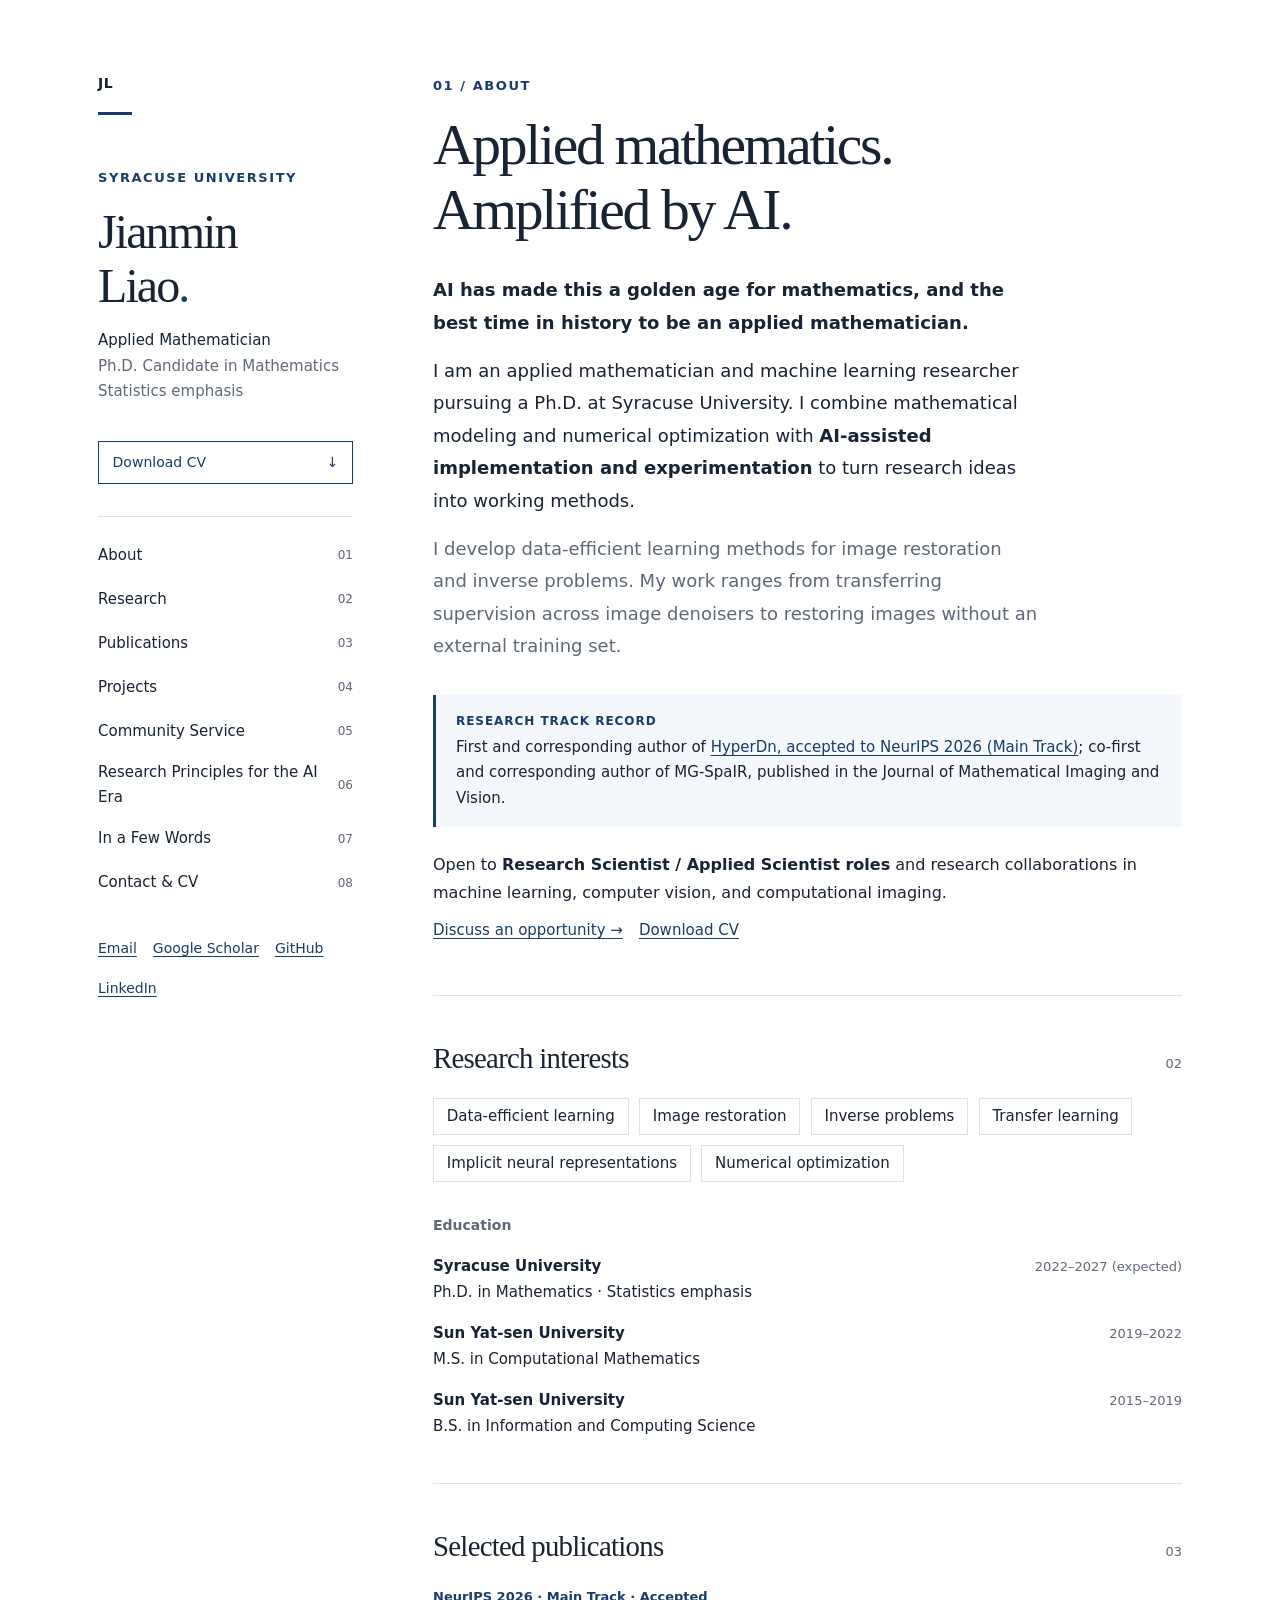
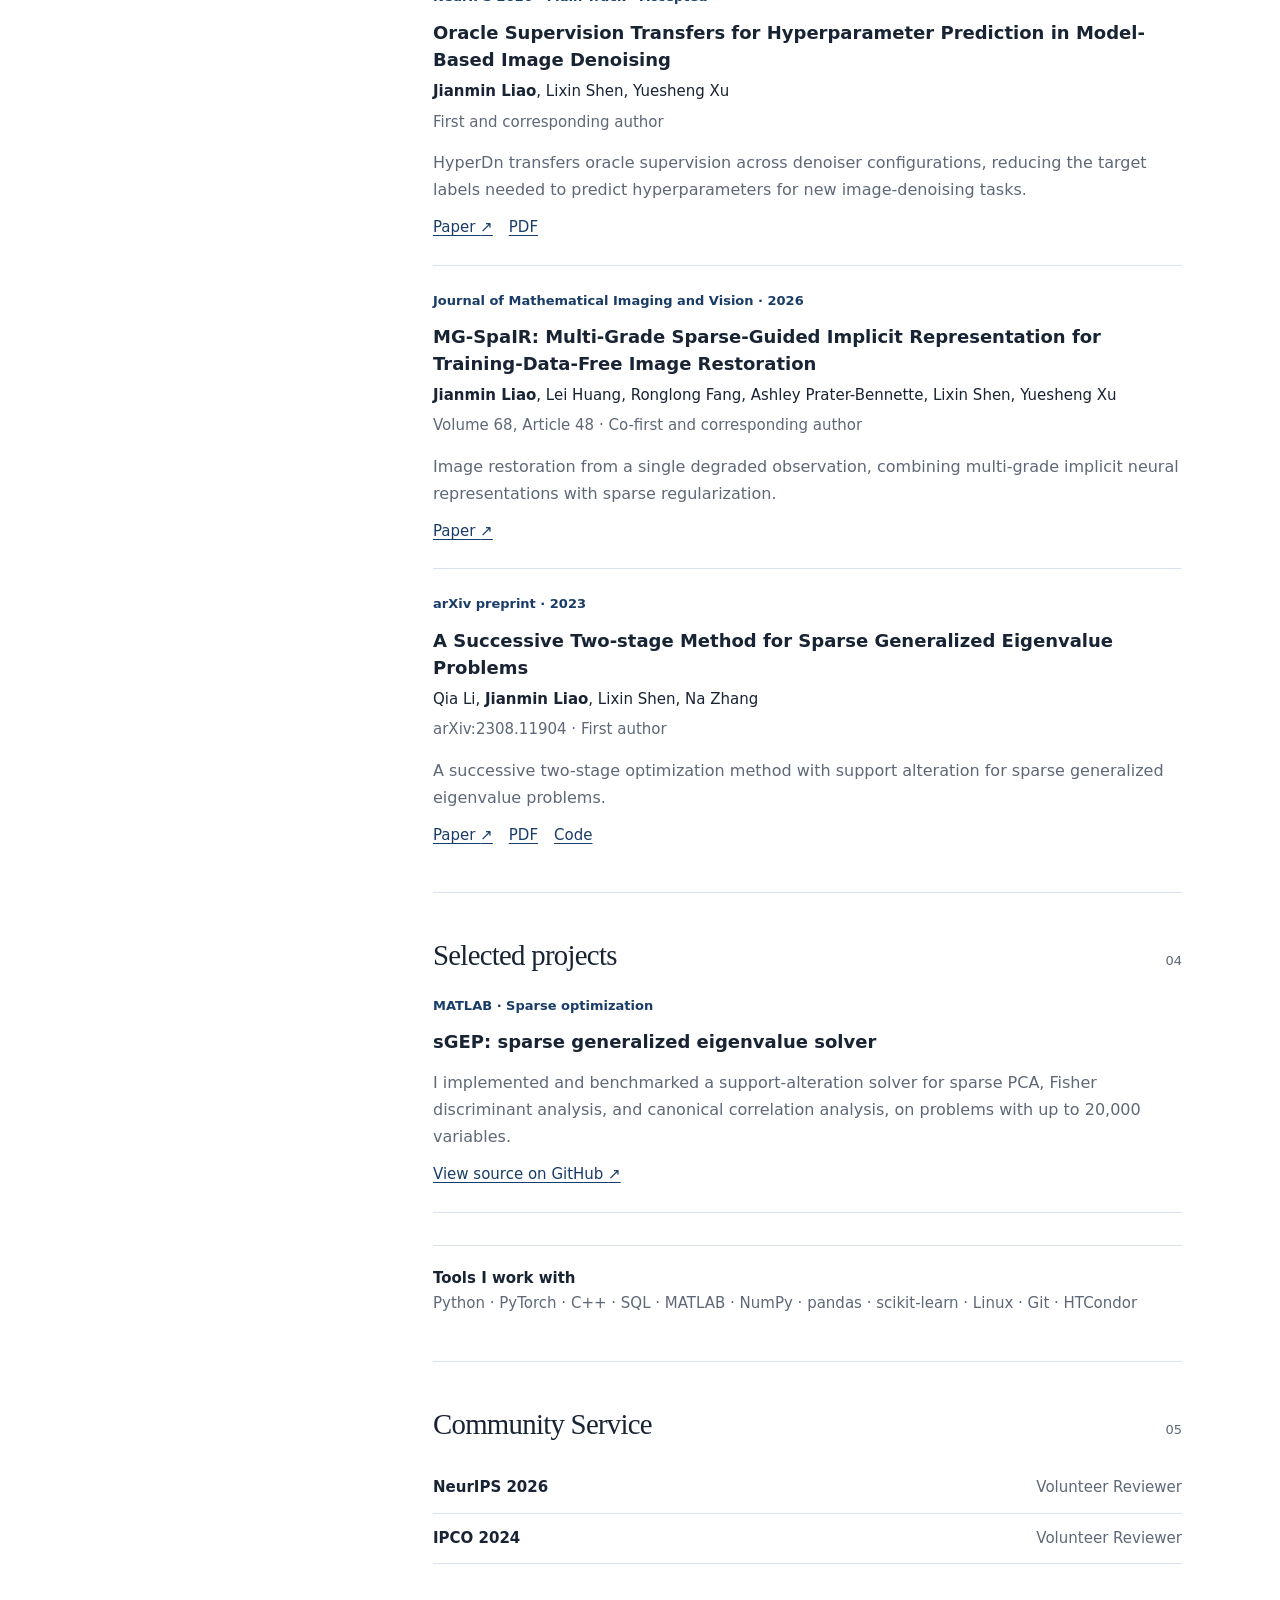
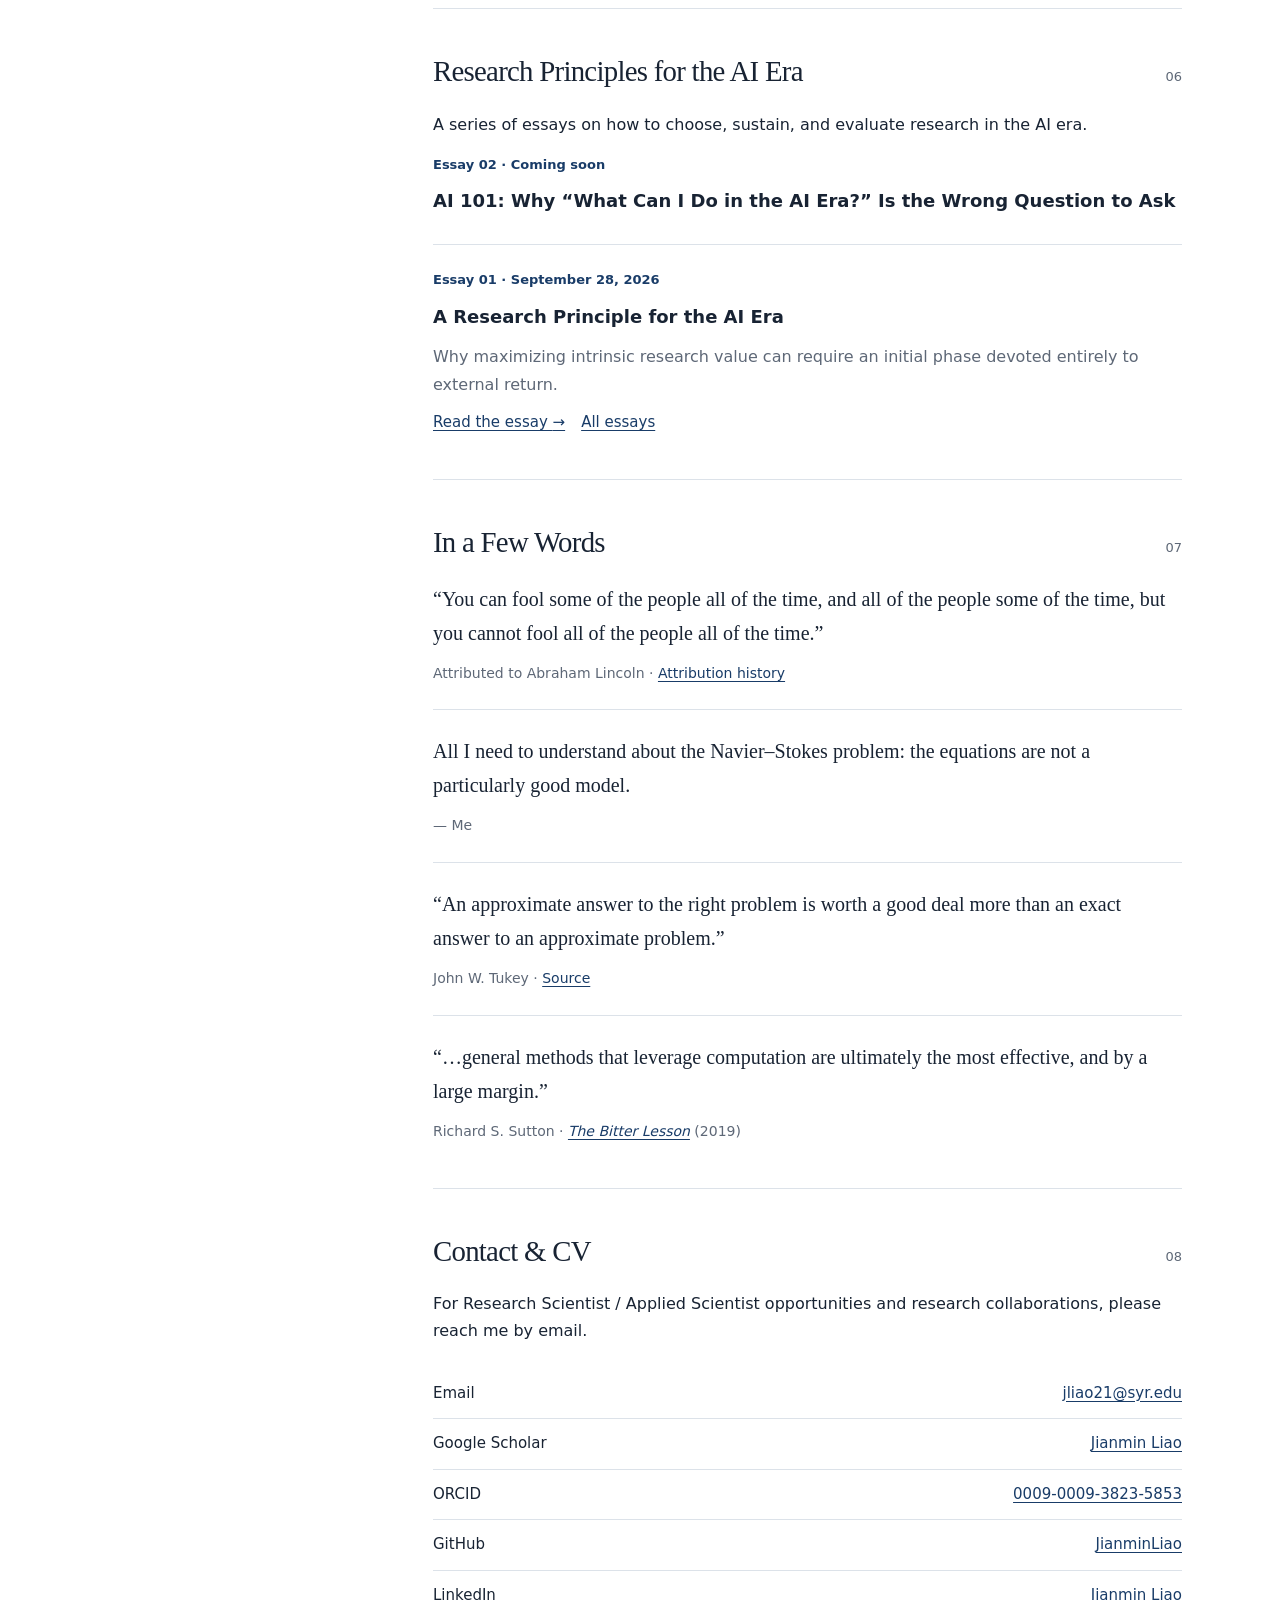
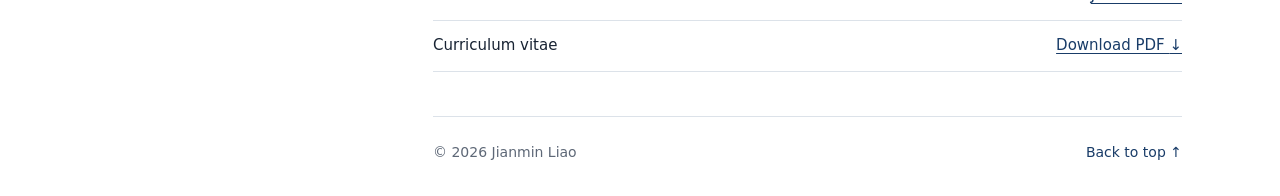
<file: index.html>
<!doctype html>
<html lang="en">
<head>
  <meta charset="utf-8">
  <meta http-equiv="Content-Security-Policy" content="default-src 'none'; script-src https://cloud.umami.is/script.js; connect-src https://gateway.umami.is; style-src 'self'; img-src 'self'; base-uri 'none'; form-action 'none'; object-src 'none'">
  <meta name="referrer" content="no-referrer">
  <meta name="viewport" content="width=device-width, initial-scale=1">
  <meta name="description" content="Jianmin Liao is an applied mathematician and machine learning researcher at Syracuse University, open to Research Scientist and Applied Scientist roles and research collaborations.">
  <link rel="canonical" href="https://jianminliao.github.io/">
  <meta property="og:title" content="Jianmin Liao | Applied Mathematics & Machine Learning">
  <meta property="og:description" content="Applied mathematician and machine learning researcher. First-author NeurIPS 2026 paper. Open to research roles and collaborations.">
  <meta property="og:type" content="website">
  <meta property="og:url" content="https://jianminliao.github.io/">
  <meta name="theme-color" content="#193c68">
  <title>Jianmin Liao | Applied Mathematics &amp; Machine Learning</title>
  <link rel="icon" href="assets/favicon.svg" type="image/svg+xml">
  <link rel="stylesheet" href="styles.css">
  <script defer src="https://cloud.umami.is/script.js" data-website-id="e62a3628-340b-4b03-b7d4-fc00e551b56d"></script>
</head>
<body>
  <a class="skip-link" href="#main">Skip to content</a>
  <div class="site-shell">
    <header class="profile">
      <a class="wordmark" href="#about" aria-label="Jianmin Liao, back to introduction">JL<span class="wordmark-rule" aria-hidden="true"></span></a>
      <p class="eyebrow">Syracuse University</p>
      <h1>Jianmin <br>Liao<span class="name-period" aria-hidden="true">.</span></h1>
      <p class="affiliation">Applied Mathematician<br><span class="muted">Ph.D. Candidate in Mathematics<br>Statistics emphasis</span></p>
      <a class="cv-link" href="assets/Jianmin-Liao-CV.pdf" download>Download CV <span aria-hidden="true">↓</span></a>
      <nav aria-label="Main navigation">
        <a href="#about">About<span aria-hidden="true">01</span></a>
        <a href="#research">Research<span aria-hidden="true">02</span></a>
        <a href="#publications">Publications<span aria-hidden="true">03</span></a>
        <a href="#projects">Projects<span aria-hidden="true">04</span></a>
        <a href="#service">Community Service<span aria-hidden="true">05</span></a>
        <a href="#thoughts">Research Principles for the AI Era<span aria-hidden="true">06</span></a>
        <a href="#quotes">In a Few Words<span aria-hidden="true">07</span></a>
        <a href="#contact">Contact &amp; CV<span aria-hidden="true">08</span></a>
      </nav>
      <div class="profile-links"><a href="mailto:jliao21@syr.edu">Email</a><a href="https://scholar.google.com/citations?user=6-htFRUAAAAJ&amp;hl=en">Google Scholar</a><a href="https://github.com/JianminLiao">GitHub</a><a href="https://linkedin.com/in/jianmin-liao">LinkedIn</a></div>
    </header>

    <main id="main" tabindex="-1">
      <section id="about" class="intro" aria-labelledby="about-heading">
        <p class="eyebrow">01 / About</p>
        <h2 id="about-heading">Applied mathematics.<br>Amplified by AI.</h2>
        <div class="intro-copy">
          <p><strong>AI has made this a golden age for mathematics, and the best time in history to be an applied mathematician.</strong></p>
          <p>I am an applied mathematician and machine learning researcher pursuing a Ph.D. at Syracuse University. I combine mathematical modeling and numerical optimization with <strong>AI-assisted implementation and experimentation</strong> to turn research ideas into working methods.</p>
          <p class="muted">I develop data-efficient learning methods for image restoration and inverse problems. My work ranges from transferring supervision across image denoisers to restoring images without an external training set.</p>
        </div>
        <p class="research-note"><span class="note-label">Research track record</span>First and corresponding author of <a href="#hyperdn">HyperDn, accepted to NeurIPS 2026 (Main Track)</a>; co-first and corresponding author of MG-SpaIR, published in the Journal of Mathematical Imaging and Vision.</p>
        <p class="opportunities">Open to <strong>Research Scientist / Applied Scientist roles</strong> and research collaborations in machine learning, computer vision, and computational imaging.</p>
        <div class="work-links"><a href="mailto:jliao21@syr.edu">Discuss an opportunity <span aria-hidden="true">→</span></a><a href="assets/Jianmin-Liao-CV.pdf" download>Download CV</a></div>
      </section>

      <section id="research" aria-labelledby="research-heading">
        <div class="section-heading"><h2 id="research-heading">Research interests</h2><span class="section-number" aria-hidden="true">02</span></div>
        <ul class="interests"><li>Data-efficient learning</li><li>Image restoration</li><li>Inverse problems</li><li>Transfer learning</li><li>Implicit neural representations</li><li>Numerical optimization</li></ul>
        <div class="education">
          <h3>Education</h3>
          <div><p><strong>Syracuse University</strong><br>Ph.D. in Mathematics · Statistics emphasis</p><p class="venue">2022–2027 (expected)</p></div>
          <div><p><strong>Sun Yat-sen University</strong><br>M.S. in Computational Mathematics</p><p class="venue">2019–2022</p></div>
          <div><p><strong>Sun Yat-sen University</strong><br>B.S. in Information and Computing Science</p><p class="venue">2015–2019</p></div>
        </div>
      </section>

      <section id="publications" aria-labelledby="publications-heading">
        <div class="section-heading"><h2 id="publications-heading">Selected publications</h2><span class="section-number" aria-hidden="true">03</span></div>
        <article class="publication featured" id="hyperdn">
          <p class="publication-tag">NeurIPS 2026 · Main Track · Accepted</p>
          <h3><a href="https://arxiv.org/abs/2605.20479">Oracle Supervision Transfers for Hyperparameter Prediction in Model-Based Image Denoising</a></h3>
          <p class="authors"><strong>Jianmin Liao</strong>, Lixin Shen, Yuesheng Xu</p>
          <p class="venue">First and corresponding author</p>
          <p class="work-description">HyperDn transfers oracle supervision across denoiser configurations, reducing the target labels needed to predict hyperparameters for new image-denoising tasks.</p>
          <div class="work-links"><a href="https://arxiv.org/abs/2605.20479">Paper <span aria-hidden="true">↗</span></a><a href="https://arxiv.org/pdf/2605.20479">PDF</a></div>
        </article>
        <article class="publication">
          <p class="publication-tag">Journal of Mathematical Imaging and Vision · 2026</p>
          <h3><a href="https://doi.org/10.1007/s10851-026-01329-2">MG-SpaIR: Multi-Grade Sparse-Guided Implicit Representation for Training-Data-Free Image Restoration</a></h3>
          <p class="authors"><strong>Jianmin Liao</strong>, Lei Huang, Ronglong Fang, Ashley Prater-Bennette, Lixin Shen, Yuesheng Xu</p>
          <p class="venue">Volume 68, Article 48 · Co-first and corresponding author</p>
          <p class="work-description">Image restoration from a single degraded observation, combining multi-grade implicit neural representations with sparse regularization.</p>
          <div class="work-links"><a href="https://doi.org/10.1007/s10851-026-01329-2">Paper <span aria-hidden="true">↗</span></a></div>
        </article>
        <article class="publication">
          <p class="publication-tag">arXiv preprint · 2023</p>
          <h3><a href="https://arxiv.org/abs/2308.11904">A Successive Two-stage Method for Sparse Generalized Eigenvalue Problems</a></h3>
          <p class="authors">Qia Li, <strong>Jianmin Liao</strong>, Lixin Shen, Na Zhang</p>
          <p class="venue">arXiv:2308.11904 · First author</p>
          <p class="work-description">A successive two-stage optimization method with support alteration for sparse generalized eigenvalue problems.</p>
          <div class="work-links"><a href="https://arxiv.org/abs/2308.11904">Paper <span aria-hidden="true">↗</span></a><a href="https://arxiv.org/pdf/2308.11904">PDF</a><a href="https://github.com/JianminLiao/sGEP">Code</a></div>
        </article>
      </section>

      <section id="projects" aria-labelledby="projects-heading">
        <div class="section-heading"><h2 id="projects-heading">Selected projects</h2><span class="section-number" aria-hidden="true">04</span></div>
        <article class="project">
          <p class="publication-tag">MATLAB · Sparse optimization</p>
          <h3>sGEP: sparse generalized eigenvalue solver</h3>
          <p class="work-description">I implemented and benchmarked a support-alteration solver for sparse PCA, Fisher discriminant analysis, and canonical correlation analysis, on problems with up to 20,000 variables.</p>
          <div class="work-links"><a href="https://github.com/JianminLiao/sGEP">View source on GitHub <span aria-hidden="true">↗</span></a></div>
        </article>
        <p class="toolkit"><strong>Tools I work with</strong><br>Python · PyTorch · C++ · SQL · MATLAB · NumPy · pandas · scikit-learn · Linux · Git · HTCondor</p>
      </section>

      <section id="service" aria-labelledby="service-heading">
        <div class="section-heading"><h2 id="service-heading">Community Service</h2><span class="section-number" aria-hidden="true">05</span></div>
        <ul class="service-list" aria-label="Academic reviewing">
          <li><strong>NeurIPS 2026</strong><span>Volunteer Reviewer</span></li>
          <li><strong>IPCO 2024</strong><span>Volunteer Reviewer</span></li>
        </ul>
      </section>

      <section id="thoughts" aria-labelledby="thoughts-heading">
        <div class="section-heading"><h2 id="thoughts-heading">Research Principles for the AI Era</h2><span class="section-number" aria-hidden="true">06</span></div>
        <p>A series of essays on how to choose, sustain, and evaluate research in the AI era.</p>
        <article class="publication">
          <p class="publication-tag">Essay 02 · Coming soon</p>
          <h3>AI 101: Why “What Can I Do in the AI Era?” Is the Wrong Question to Ask</h3>
        </article>
        <article class="publication">
          <p class="publication-tag">Essay 01 · September 28, 2026</p>
          <h3><a href="thoughts/research-principle-ai-era.html">A Research Principle for the AI Era</a></h3>
          <p class="work-description">Why maximizing intrinsic research value can require an initial phase devoted entirely to external return.</p>
          <div class="work-links"><a href="thoughts/research-principle-ai-era.html">Read the essay <span aria-hidden="true">→</span></a><a href="thoughts/">All essays</a></div>
        </article>
      </section>

      <section id="quotes" aria-labelledby="quotes-heading">
        <div class="section-heading"><h2 id="quotes-heading">In a Few Words</h2><span class="section-number" aria-hidden="true">07</span></div>
        <figure class="quote">
          <blockquote cite="https://abrahamlincolnassociation.org/wp-content/uploads/2021/05/5-4.pdf">
            <p>“You can fool some of the people all of the time, and all of the people some of the time, but you cannot fool all of the people all of the time.”</p>
          </blockquote>
          <figcaption>Attributed to Abraham Lincoln · <a href="https://abrahamlincolnassociation.org/wp-content/uploads/2021/05/5-4.pdf">Attribution history</a></figcaption>
        </figure>
        <figure class="quote">
          <blockquote>
            <p>All I need to understand about the Navier–Stokes problem: the equations are not a particularly good model.</p>
          </blockquote>
          <figcaption>— Me</figcaption>
        </figure>
        <figure class="quote">
          <blockquote cite="https://www.johndcook.com/blog/2008/07/10/approximate-problems-and-approximate-solutions/">
            <p>“An approximate answer to the right problem is worth a good deal more than an exact answer to an approximate problem.”</p>
          </blockquote>
          <figcaption>John W. Tukey · <a href="https://www.johndcook.com/blog/2008/07/10/approximate-problems-and-approximate-solutions/">Source</a></figcaption>
        </figure>
        <figure class="quote">
          <blockquote cite="https://www.incompleteideas.net/IncIdeas/BitterLesson.html">
            <p>“…general methods that leverage computation are ultimately the most effective, and by a large margin.”</p>
          </blockquote>
          <figcaption>Richard S. Sutton · <cite><a href="https://www.cs.utexas.edu/~eunsol/courses/data/bitter_lesson.pdf">The Bitter Lesson</a></cite> (2019)</figcaption>
        </figure>
      </section>

      <section id="contact" aria-labelledby="contact-heading">
        <div class="section-heading"><h2 id="contact-heading">Contact &amp; CV</h2><span class="section-number" aria-hidden="true">08</span></div>
        <p class="section-intro">For Research Scientist / Applied Scientist opportunities and research collaborations, please reach me by email.</p>
        <ul class="contact-list" aria-label="Contact information">
          <li><span>Email</span><a href="mailto:jliao21@syr.edu">jliao21@syr.edu</a></li>
          <li><span>Google Scholar</span><a href="https://scholar.google.com/citations?user=6-htFRUAAAAJ&amp;hl=en">Jianmin Liao</a></li>
          <li><span>ORCID</span><a href="https://orcid.org/0009-0009-3823-5853">0009-0009-3823-5853</a></li>
          <li><span>GitHub</span><a href="https://github.com/JianminLiao">JianminLiao</a></li>
          <li><span>LinkedIn</span><a href="https://linkedin.com/in/jianmin-liao">Jianmin Liao</a></li>
          <li><span>Curriculum vitae</span><a href="assets/Jianmin-Liao-CV.pdf" download>Download PDF <span aria-hidden="true">↓</span></a></li>
        </ul>
      </section>
      <footer><span>© 2026 Jianmin Liao</span><a href="#about">Back to top <span aria-hidden="true">↑</span></a></footer>
    </main>
  </div>
</body>
</html>
</file>
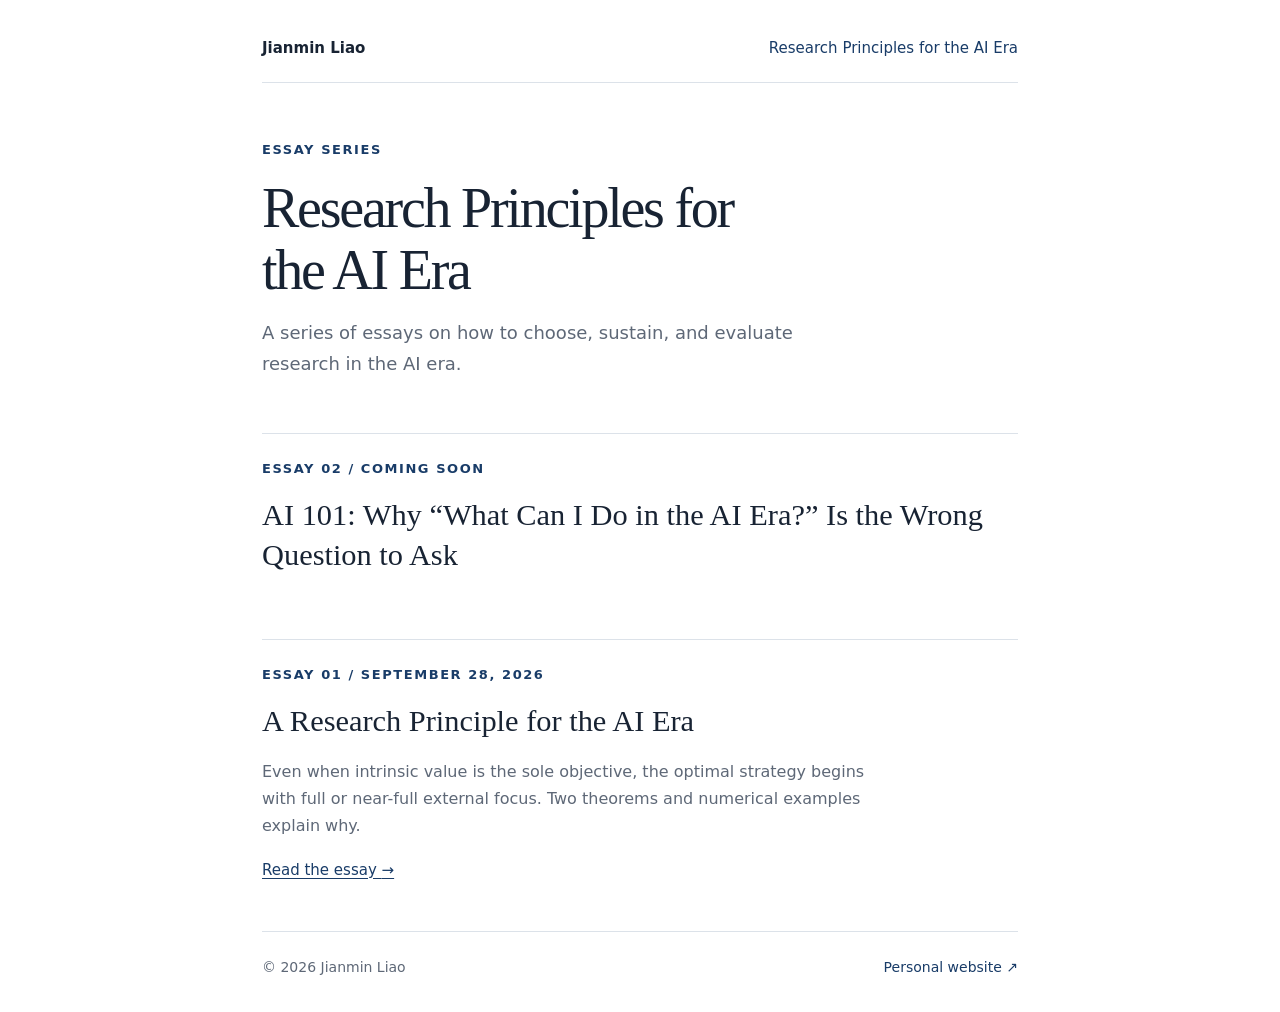
<file: thoughts/index.html>
<!doctype html>
<html lang="en">
<head>
  <meta charset="utf-8">
  <meta http-equiv="Content-Security-Policy" content="default-src 'none'; script-src 'none'; style-src 'self'; img-src 'self'; base-uri 'none'; form-action 'none'; object-src 'none'">
  <meta name="referrer" content="no-referrer">
  <meta name="viewport" content="width=device-width, initial-scale=1">
  <meta name="description" content="A series of essays on how to choose, sustain, and evaluate research in the AI era.">
  <link rel="canonical" href="https://jianminliao.github.io/thoughts/">
  <meta property="og:title" content="Research Principles for the AI Era | Jianmin Liao">
  <meta property="og:description" content="A series of essays on how to choose, sustain, and evaluate research in the AI era.">
  <meta property="og:type" content="website">
  <meta property="og:url" content="https://jianminliao.github.io/thoughts/">
  <meta name="theme-color" content="#193c68">
  <title>Research Principles for the AI Era | Jianmin Liao</title>
  <link rel="icon" href="/assets/favicon.svg" type="image/svg+xml">
  <link rel="stylesheet" href="/styles.css">
  <link rel="stylesheet" href="/thoughts/thoughts.css?v=429e8741ff">
</head>
<body>
  <a class="skip-link" href="#main">Skip to content</a>
  <div class="essay-shell">
    <header class="essay-masthead"><a href="/">Jianmin Liao</a><a href="/thoughts/">Research Principles for the AI Era</a></header>
    <main id="main" tabindex="-1"><header class="essay-header">
  <p class="eyebrow">Essay series</p>
  <h1>Research Principles for the AI Era</h1>
  <p class="essay-deck">A series of essays on how to choose, sustain, and evaluate research in the AI era.</p>
</header>
<article class="thought-entry">
  <p class="eyebrow">Essay 02 / Coming soon</p>
  <h2>AI 101: Why “What Can I Do in the AI Era?” Is the Wrong Question to Ask</h2>
</article>
<article class="thought-entry">
  <p class="eyebrow">Essay 01 / <time datetime="2026-09-28">September 28, 2026</time></p>
  <h2><a href="research-principle-ai-era.html">A Research Principle for the AI Era</a></h2>
  <p>Even when intrinsic value is the sole objective, the optimal strategy begins with full or near-full external focus. Two theorems and numerical examples explain why.</p>
  <a class="read-link" href="research-principle-ai-era.html">Read the essay <span aria-hidden="true">→</span></a>
</article></main>
    <footer><span>© 2026 Jianmin Liao</span><a href="/">Personal website <span aria-hidden="true">↗</span></a></footer>
  </div>
</body>
</html>
</file>
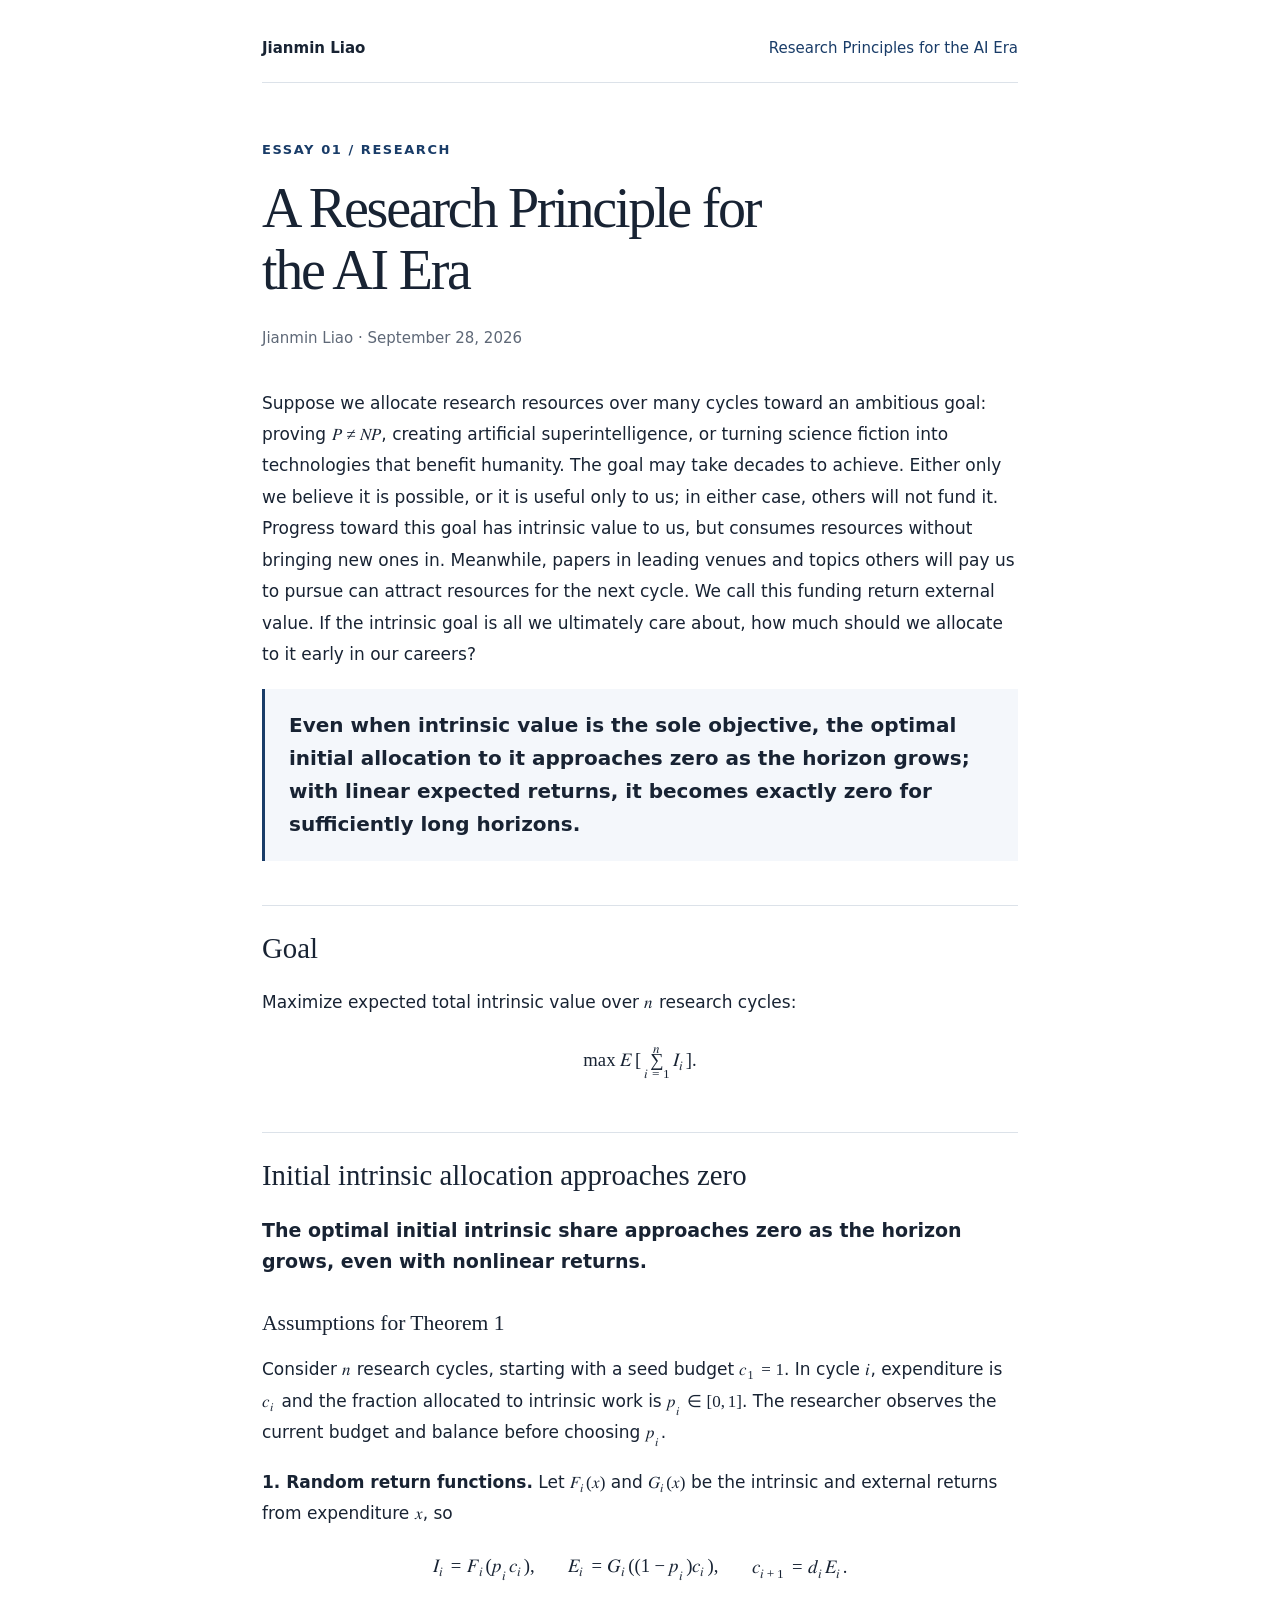
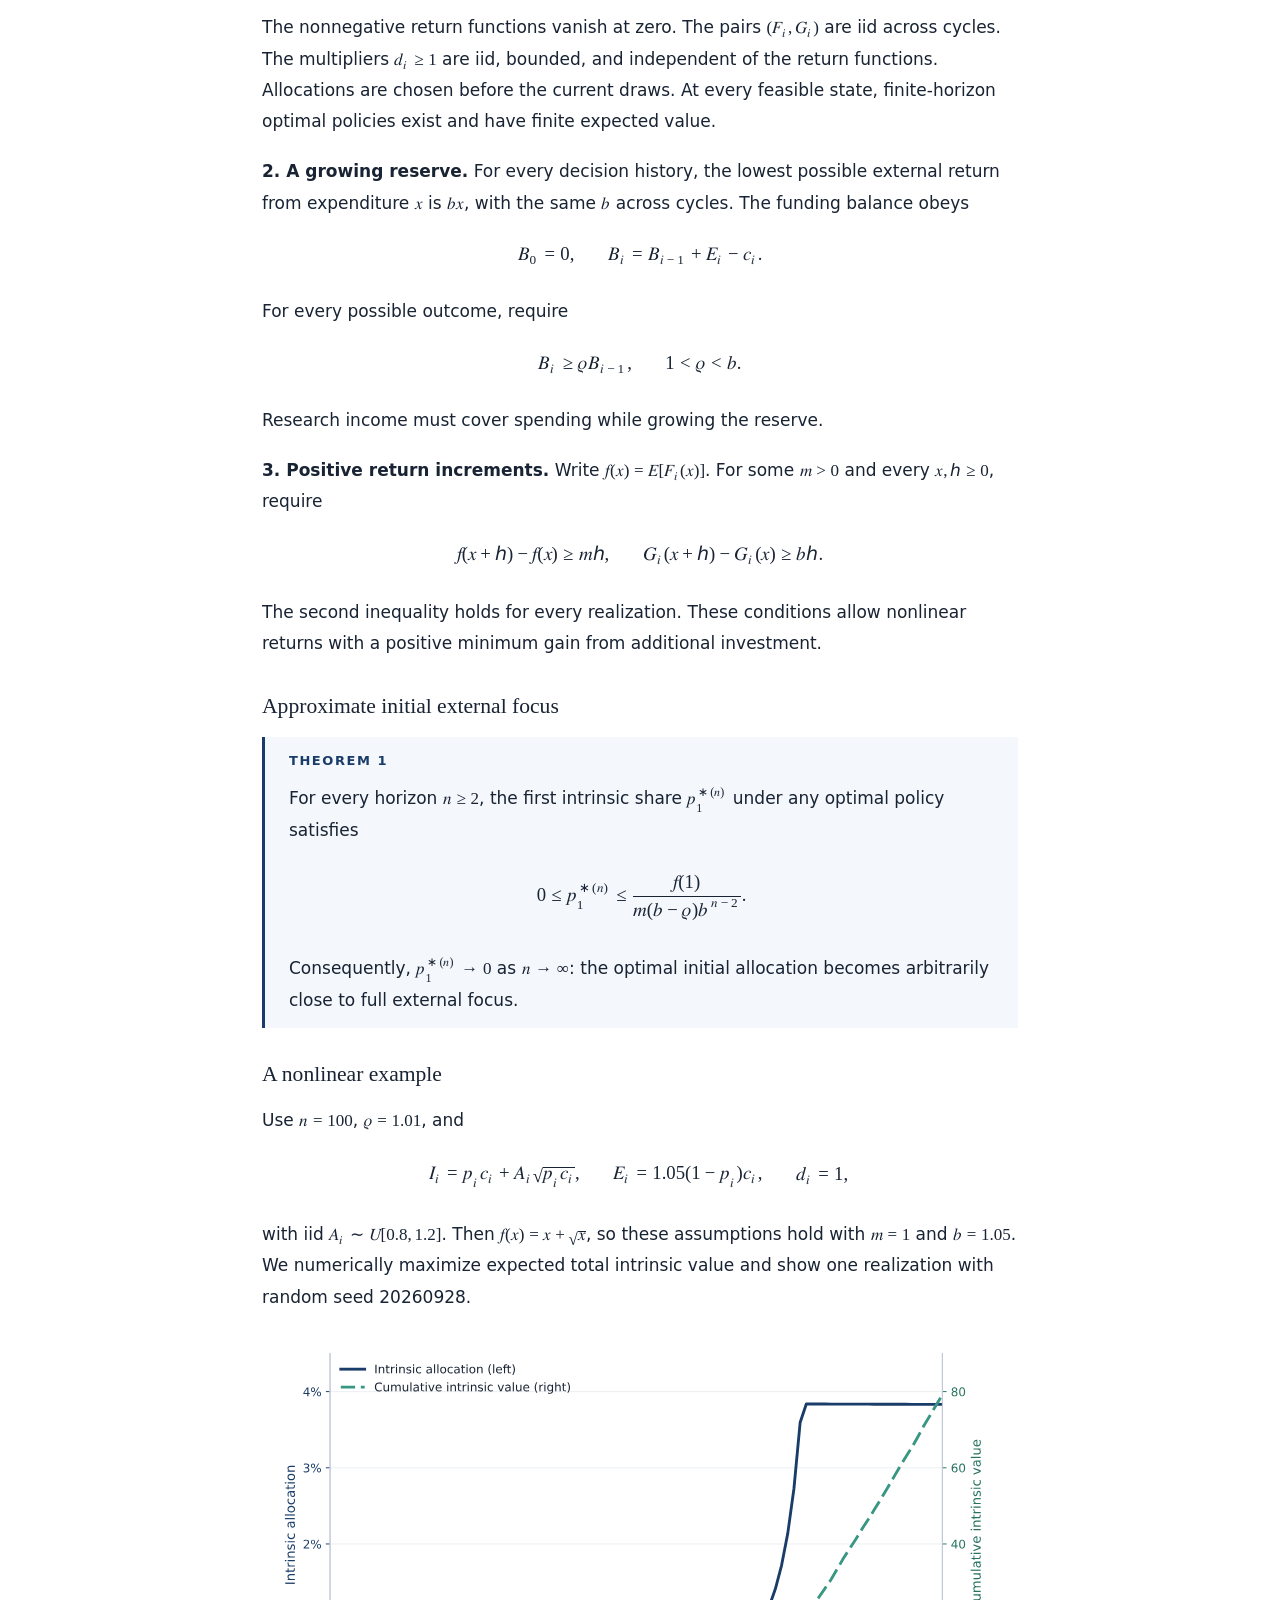
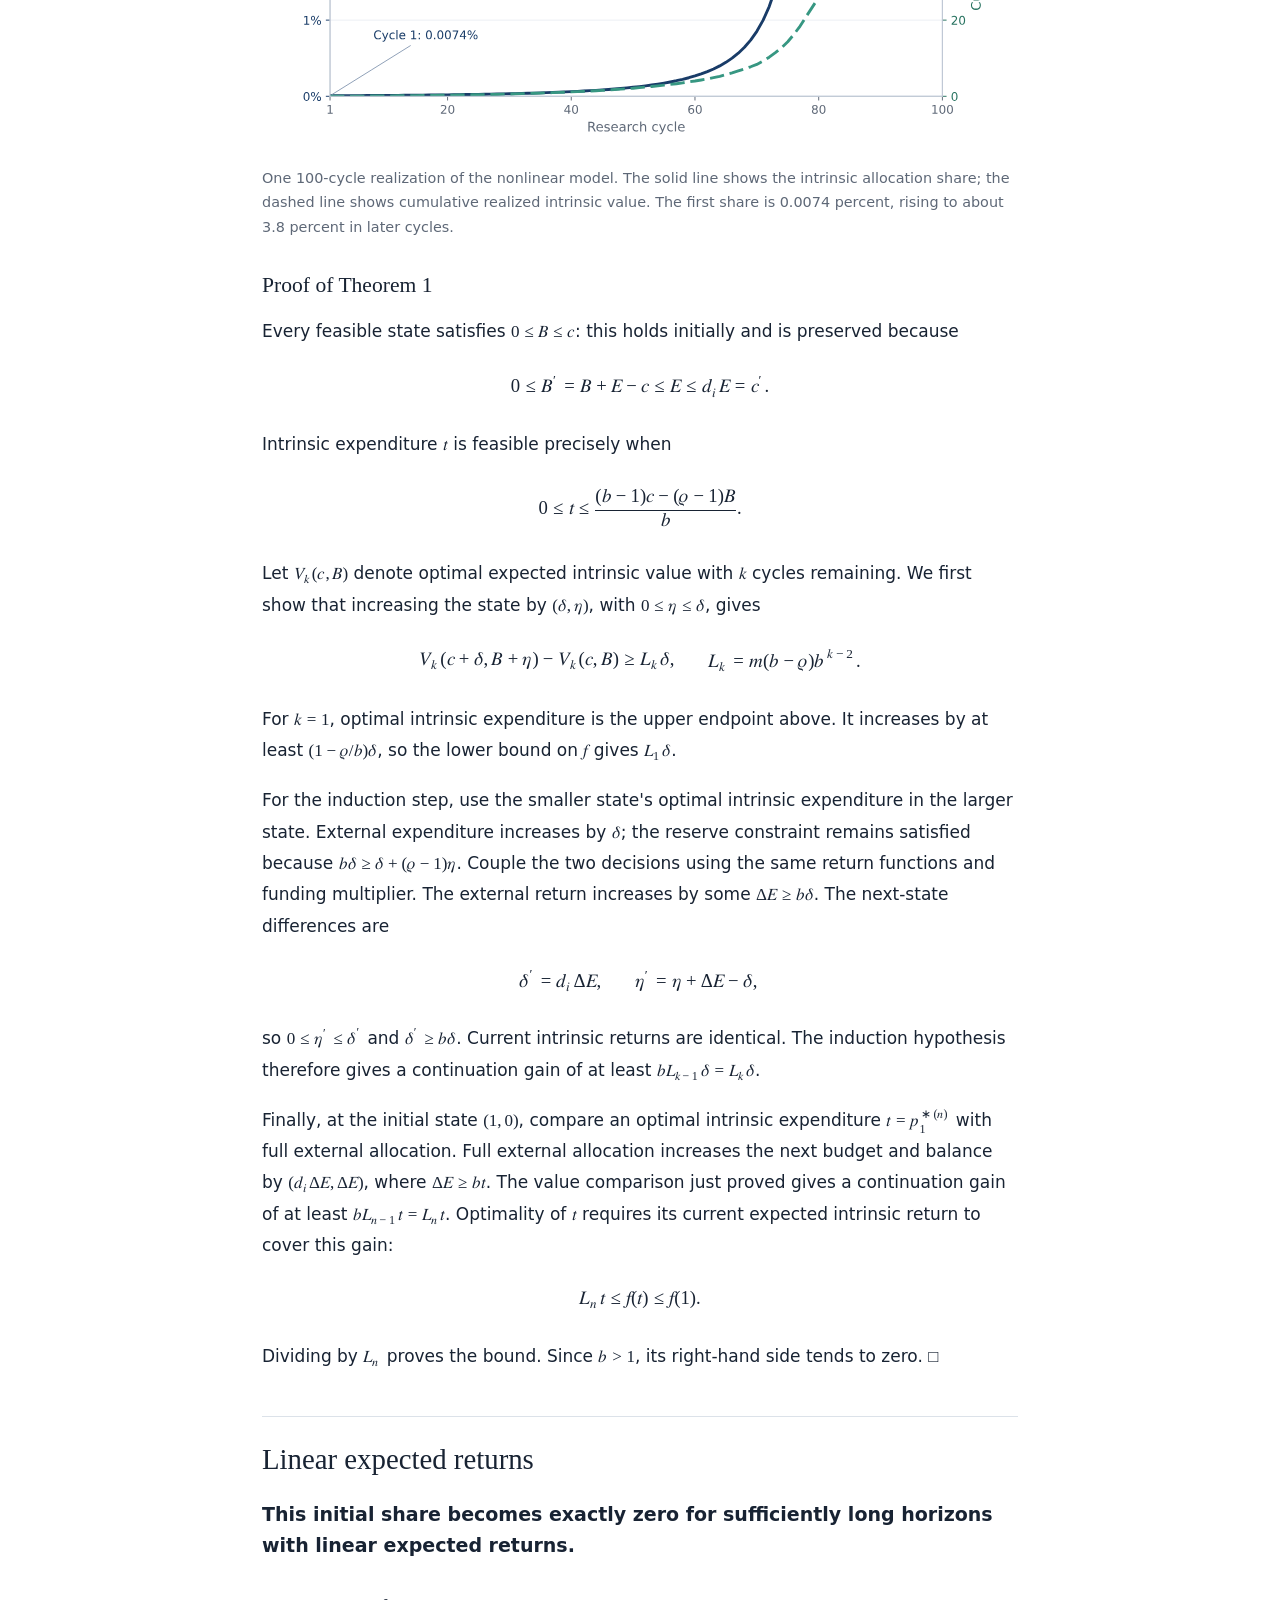
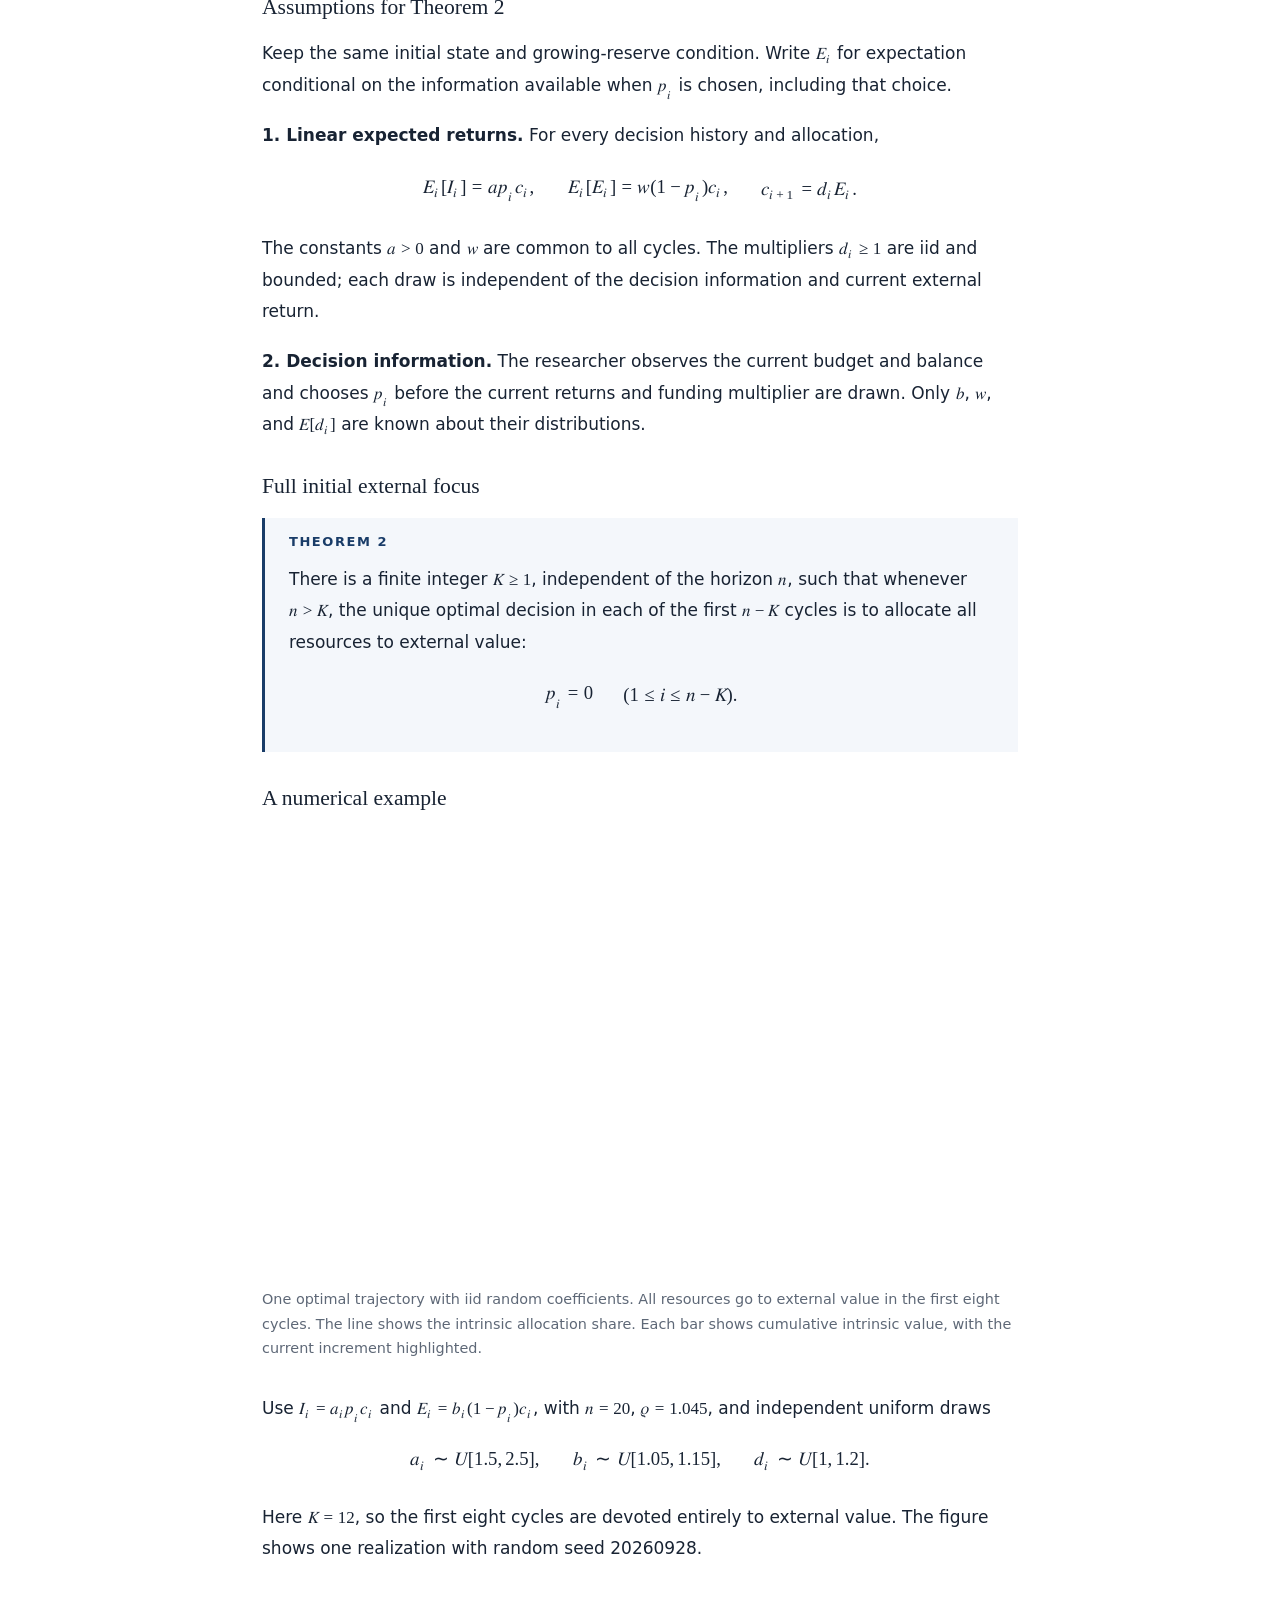
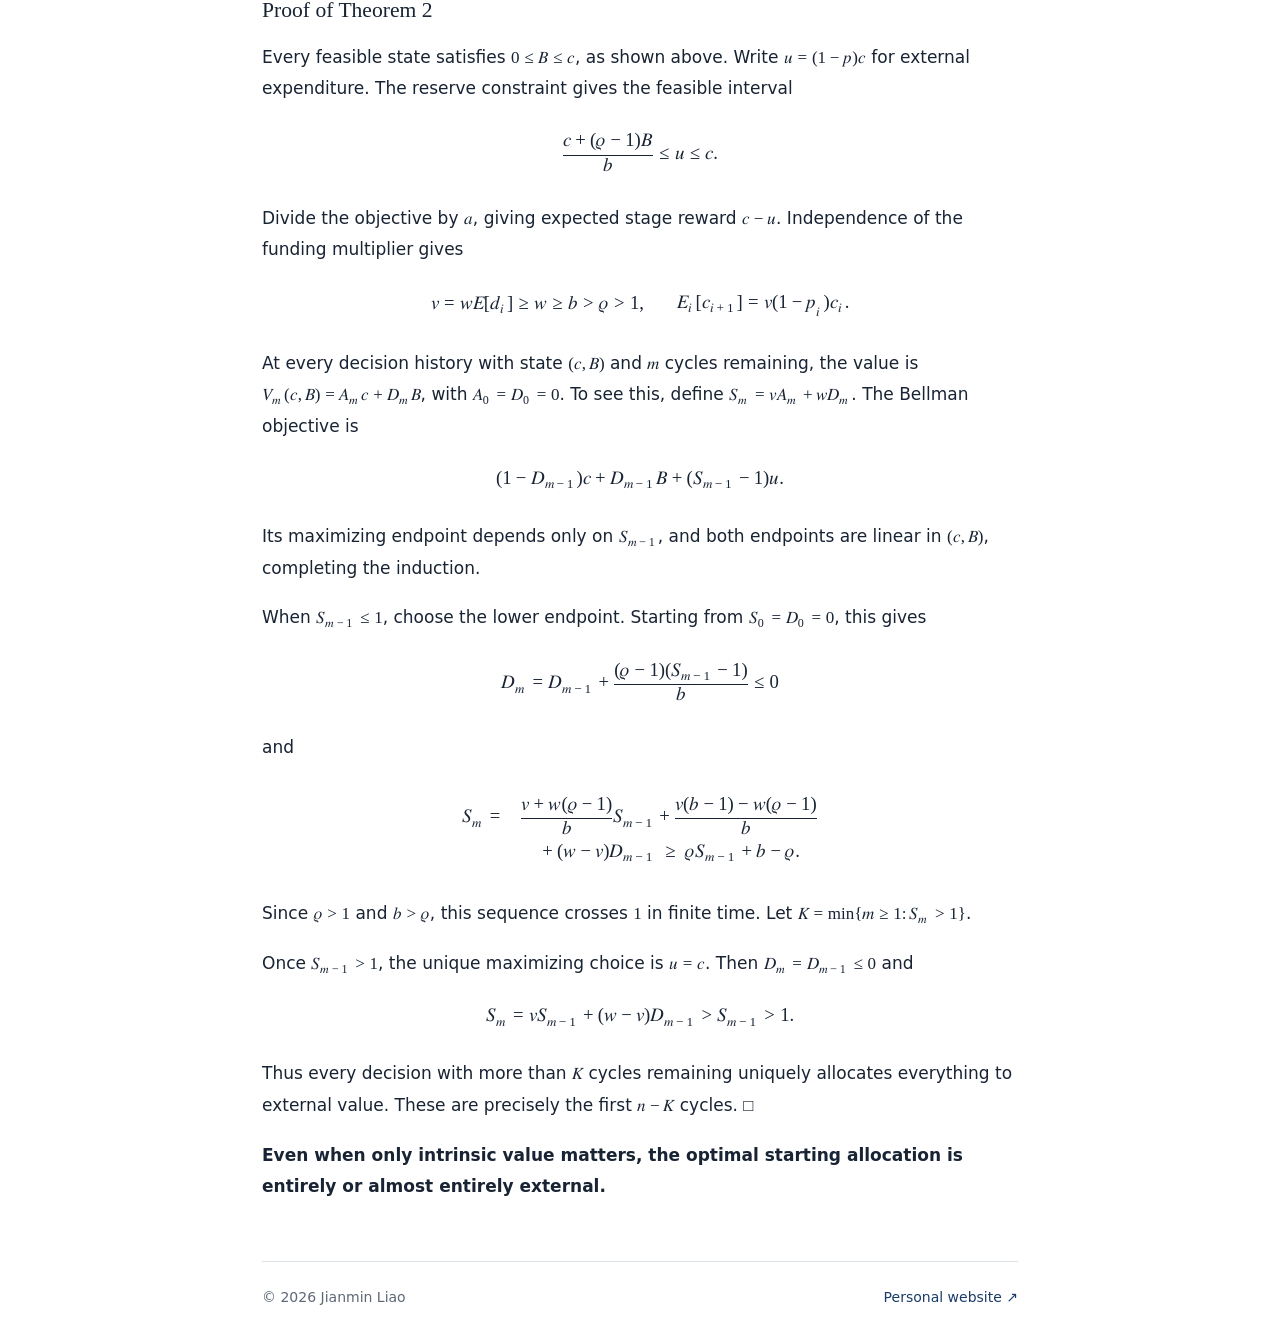
<file: thoughts/research-principle-ai-era.html>
<!doctype html>
<html lang="en">
<head>
  <meta charset="utf-8">
  <meta http-equiv="Content-Security-Policy" content="default-src 'none'; script-src 'none'; style-src 'self'; img-src 'self'; base-uri 'none'; form-action 'none'; object-src 'none'">
  <meta name="referrer" content="no-referrer">
  <meta name="viewport" content="width=device-width, initial-scale=1">
  <meta name="description" content="Why maximizing intrinsic research value leads to full or near-full initial external focus: two theorems and numerical examples.">
  <link rel="canonical" href="https://jianminliao.github.io/thoughts/research-principle-ai-era.html">
  <meta property="og:title" content="A Research Principle for the AI Era | Jianmin Liao">
  <meta property="og:description" content="Why maximizing intrinsic research value leads to full or near-full initial external focus: two theorems and numerical examples.">
  <meta property="og:type" content="article">
  <meta property="og:url" content="https://jianminliao.github.io/thoughts/research-principle-ai-era.html">
  <meta name="theme-color" content="#193c68">
  <title>A Research Principle for the AI Era | Jianmin Liao</title>
  <link rel="icon" href="/assets/favicon.svg" type="image/svg+xml">
  <link rel="stylesheet" href="/styles.css">
  <link rel="stylesheet" href="/thoughts/thoughts.css?v=429e8741ff">
</head>
<body>
  <a class="skip-link" href="#main">Skip to content</a>
  <div class="essay-shell">
    <header class="essay-masthead"><a href="/">Jianmin Liao</a><a href="/thoughts/">Research Principles for the AI Era</a></header>
    <main id="main" tabindex="-1"><article class="essay">
  <header class="essay-header">
    <p class="eyebrow">Essay 01 / Research</p>
    <h1>A Research Principle for the AI Era</h1>
    <p class="essay-meta">Jianmin Liao · <time datetime="2026-09-28">September 28, 2026</time></p>
  </header>
  <div class="essay-body"><p>Suppose we allocate research resources over many cycles toward an ambitious goal: proving <span class="katex"><math xmlns="http://www.w3.org/1998/Math/MathML"><semantics><mrow><mi>P</mi><mo mathvariant="normal">≠</mo><mi>N</mi><mi>P</mi></mrow><annotation encoding="application/x-tex">P\ne NP</annotation></semantics></math></span>, creating artificial superintelligence, or turning science fiction into technologies that benefit humanity. The goal may take decades to achieve. Either only we believe it is possible, or it is useful only to us; in either case, others will not fund it. Progress toward this goal has intrinsic value to us, but consumes resources without bringing new ones in. Meanwhile, papers in leading venues and topics others will pay us to pursue can attract resources for the next cycle. We call this funding return external value. If the intrinsic goal is all we ultimately care about, how much should we allocate to it early in our careers?</p>
<p class="essay-takeaway"><strong>Even when intrinsic value is the sole objective, the optimal initial allocation to it approaches zero as the horizon grows; with linear expected returns, it becomes exactly zero for sufficiently long horizons.</strong></p>
<h2 id="goal">Goal</h2>
<p>Maximize expected total intrinsic value over <span class="katex"><math xmlns="http://www.w3.org/1998/Math/MathML"><semantics><mrow><mi>n</mi></mrow><annotation encoding="application/x-tex">n</annotation></semantics></math></span> research cycles:</p>
<div class="equation"><div class="equation-part"><span class="katex"><math xmlns="http://www.w3.org/1998/Math/MathML" display="block"><semantics><mrow><mi>max</mi><mo>⁡</mo><mtext> </mtext><mi mathvariant="double-struck">E</mi><mtext> ⁣</mtext><mrow><mo fence="true">[</mo><munderover><mo>∑</mo><mrow><mi>i</mi><mo>=</mo><mn>1</mn></mrow><mi>n</mi></munderover><msub><mi>I</mi><mi>i</mi></msub><mo fence="true">]</mo></mrow><mi mathvariant="normal">.</mi></mrow><annotation encoding="application/x-tex">\max\ \mathbb E\!\left[\sum_{i=1}^{n}I_i\right].</annotation></semantics></math></span></div></div>
<h2 id="nonlinear-returns">Initial intrinsic allocation approaches zero</h2>
<p><strong>The optimal initial intrinsic share approaches zero as the horizon grows, even with nonlinear returns.</strong></p>
<h3 id="assumptions-for-theorem-1">Assumptions for Theorem 1</h3>
<p>Consider <span class="katex"><math xmlns="http://www.w3.org/1998/Math/MathML"><semantics><mrow><mi>n</mi></mrow><annotation encoding="application/x-tex">n</annotation></semantics></math></span> research cycles, starting with a seed budget <span class="katex"><math xmlns="http://www.w3.org/1998/Math/MathML"><semantics><mrow><msub><mi>c</mi><mn>1</mn></msub><mo>=</mo><mn>1</mn></mrow><annotation encoding="application/x-tex">c_1=1</annotation></semantics></math></span>. In cycle <span class="katex"><math xmlns="http://www.w3.org/1998/Math/MathML"><semantics><mrow><mi>i</mi></mrow><annotation encoding="application/x-tex">i</annotation></semantics></math></span>, expenditure is <span class="katex"><math xmlns="http://www.w3.org/1998/Math/MathML"><semantics><mrow><msub><mi>c</mi><mi>i</mi></msub></mrow><annotation encoding="application/x-tex">c_i</annotation></semantics></math></span> and the fraction allocated to intrinsic work is <span class="katex"><math xmlns="http://www.w3.org/1998/Math/MathML"><semantics><mrow><msub><mi>p</mi><mi>i</mi></msub><mo>∈</mo><mo stretchy="false">[</mo><mn>0</mn><mo separator="true">,</mo><mn>1</mn><mo stretchy="false">]</mo></mrow><annotation encoding="application/x-tex">p_i\in[0,1]</annotation></semantics></math></span>. The researcher observes the current budget and balance before choosing <span class="katex"><math xmlns="http://www.w3.org/1998/Math/MathML"><semantics><mrow><msub><mi>p</mi><mi>i</mi></msub></mrow><annotation encoding="application/x-tex">p_i</annotation></semantics></math></span>.</p>
<p><strong>1. Random return functions.</strong> Let <span class="katex"><math xmlns="http://www.w3.org/1998/Math/MathML"><semantics><mrow><msub><mi>F</mi><mi>i</mi></msub><mo stretchy="false">(</mo><mi>x</mi><mo stretchy="false">)</mo></mrow><annotation encoding="application/x-tex">F_i(x)</annotation></semantics></math></span> and <span class="katex"><math xmlns="http://www.w3.org/1998/Math/MathML"><semantics><mrow><msub><mi>G</mi><mi>i</mi></msub><mo stretchy="false">(</mo><mi>x</mi><mo stretchy="false">)</mo></mrow><annotation encoding="application/x-tex">G_i(x)</annotation></semantics></math></span> be the intrinsic and external returns from expenditure <span class="katex"><math xmlns="http://www.w3.org/1998/Math/MathML"><semantics><mrow><mi>x</mi></mrow><annotation encoding="application/x-tex">x</annotation></semantics></math></span>, so</p>
<div class="equation"><div class="equation-part"><span class="katex"><math xmlns="http://www.w3.org/1998/Math/MathML" display="block"><semantics><mrow><msub><mi>I</mi><mi>i</mi></msub><mo>=</mo><msub><mi>F</mi><mi>i</mi></msub><mo stretchy="false">(</mo><msub><mi>p</mi><mi>i</mi></msub><msub><mi>c</mi><mi>i</mi></msub><mo stretchy="false">)</mo><mo separator="true">,</mo></mrow><annotation encoding="application/x-tex">I_i=F_i(p_i c_i),</annotation></semantics></math></span></div><div class="equation-part"><span class="katex"><math xmlns="http://www.w3.org/1998/Math/MathML" display="block"><semantics><mrow><msub><mi>E</mi><mi>i</mi></msub><mo>=</mo><msub><mi>G</mi><mi>i</mi></msub><mo stretchy="false">(</mo><mo stretchy="false">(</mo><mn>1</mn><mo>−</mo><msub><mi>p</mi><mi>i</mi></msub><mo stretchy="false">)</mo><msub><mi>c</mi><mi>i</mi></msub><mo stretchy="false">)</mo><mo separator="true">,</mo></mrow><annotation encoding="application/x-tex">E_i=G_i((1-p_i)c_i),</annotation></semantics></math></span></div><div class="equation-part"><span class="katex"><math xmlns="http://www.w3.org/1998/Math/MathML" display="block"><semantics><mrow><msub><mi>c</mi><mrow><mi>i</mi><mo>+</mo><mn>1</mn></mrow></msub><mo>=</mo><msub><mi>d</mi><mi>i</mi></msub><msub><mi>E</mi><mi>i</mi></msub><mi mathvariant="normal">.</mi></mrow><annotation encoding="application/x-tex">c_{i+1}=d_iE_i.</annotation></semantics></math></span></div></div>
<p>The nonnegative return functions vanish at zero. The pairs <span class="katex"><math xmlns="http://www.w3.org/1998/Math/MathML"><semantics><mrow><mo stretchy="false">(</mo><msub><mi>F</mi><mi>i</mi></msub><mo separator="true">,</mo><msub><mi>G</mi><mi>i</mi></msub><mo stretchy="false">)</mo></mrow><annotation encoding="application/x-tex">(F_i,G_i)</annotation></semantics></math></span> are iid across cycles. The multipliers <span class="katex"><math xmlns="http://www.w3.org/1998/Math/MathML"><semantics><mrow><msub><mi>d</mi><mi>i</mi></msub><mo>≥</mo><mn>1</mn></mrow><annotation encoding="application/x-tex">d_i\ge1</annotation></semantics></math></span> are iid, bounded, and independent of the return functions. Allocations are chosen before the current draws. At every feasible state, finite-horizon optimal policies exist and have finite expected value.</p>
<p><strong>2. A growing reserve.</strong> For every decision history, the lowest possible external return from expenditure <span class="katex"><math xmlns="http://www.w3.org/1998/Math/MathML"><semantics><mrow><mi>x</mi></mrow><annotation encoding="application/x-tex">x</annotation></semantics></math></span> is <span class="katex"><math xmlns="http://www.w3.org/1998/Math/MathML"><semantics><mrow><mi>b</mi><mi>x</mi></mrow><annotation encoding="application/x-tex">bx</annotation></semantics></math></span>, with the same <span class="katex"><math xmlns="http://www.w3.org/1998/Math/MathML"><semantics><mrow><mi>b</mi></mrow><annotation encoding="application/x-tex">b</annotation></semantics></math></span> across cycles. The funding balance obeys</p>
<div class="equation"><div class="equation-part"><span class="katex"><math xmlns="http://www.w3.org/1998/Math/MathML" display="block"><semantics><mrow><msub><mi>B</mi><mn>0</mn></msub><mo>=</mo><mn>0</mn><mo separator="true">,</mo></mrow><annotation encoding="application/x-tex">B_0=0,</annotation></semantics></math></span></div><div class="equation-part"><span class="katex"><math xmlns="http://www.w3.org/1998/Math/MathML" display="block"><semantics><mrow><msub><mi>B</mi><mi>i</mi></msub><mo>=</mo><msub><mi>B</mi><mrow><mi>i</mi><mo>−</mo><mn>1</mn></mrow></msub><mo>+</mo><msub><mi>E</mi><mi>i</mi></msub><mo>−</mo><msub><mi>c</mi><mi>i</mi></msub><mi mathvariant="normal">.</mi></mrow><annotation encoding="application/x-tex">B_i=B_{i-1}+E_i-c_i.</annotation></semantics></math></span></div></div>
<p>For every possible outcome, require</p>
<div class="equation"><div class="equation-part"><span class="katex"><math xmlns="http://www.w3.org/1998/Math/MathML" display="block"><semantics><mrow><msub><mi>B</mi><mi>i</mi></msub><mo>≥</mo><mi>ρ</mi><msub><mi>B</mi><mrow><mi>i</mi><mo>−</mo><mn>1</mn></mrow></msub><mo separator="true">,</mo></mrow><annotation encoding="application/x-tex">B_i\ge\rho B_{i-1},</annotation></semantics></math></span></div><div class="equation-part"><span class="katex"><math xmlns="http://www.w3.org/1998/Math/MathML" display="block"><semantics><mrow><mn>1</mn><mo>&lt;</mo><mi>ρ</mi><mo>&lt;</mo><mi>b</mi><mi mathvariant="normal">.</mi></mrow><annotation encoding="application/x-tex">1&lt;\rho&lt;b.</annotation></semantics></math></span></div></div>
<p>Research income must cover spending while growing the reserve.</p>
<p><strong>3. Positive return increments.</strong> Write <span class="katex"><math xmlns="http://www.w3.org/1998/Math/MathML"><semantics><mrow><mi>f</mi><mo stretchy="false">(</mo><mi>x</mi><mo stretchy="false">)</mo><mo>=</mo><mi mathvariant="double-struck">E</mi><mo stretchy="false">[</mo><msub><mi>F</mi><mi>i</mi></msub><mo stretchy="false">(</mo><mi>x</mi><mo stretchy="false">)</mo><mo stretchy="false">]</mo></mrow><annotation encoding="application/x-tex">f(x)=\mathbb E[F_i(x)]</annotation></semantics></math></span>. For some <span class="katex"><math xmlns="http://www.w3.org/1998/Math/MathML"><semantics><mrow><mi>m</mi><mo>&gt;</mo><mn>0</mn></mrow><annotation encoding="application/x-tex">m&gt;0</annotation></semantics></math></span> and every <span class="katex"><math xmlns="http://www.w3.org/1998/Math/MathML"><semantics><mrow><mi>x</mi><mo separator="true">,</mo><mi>h</mi><mo>≥</mo><mn>0</mn></mrow><annotation encoding="application/x-tex">x,h\ge0</annotation></semantics></math></span>, require</p>
<div class="equation"><div class="equation-part"><span class="katex"><math xmlns="http://www.w3.org/1998/Math/MathML" display="block"><semantics><mrow><mi>f</mi><mo stretchy="false">(</mo><mi>x</mi><mo>+</mo><mi>h</mi><mo stretchy="false">)</mo><mo>−</mo><mi>f</mi><mo stretchy="false">(</mo><mi>x</mi><mo stretchy="false">)</mo><mo>≥</mo><mi>m</mi><mi>h</mi><mo separator="true">,</mo></mrow><annotation encoding="application/x-tex">f(x+h)-f(x)\ge m h,</annotation></semantics></math></span></div><div class="equation-part"><span class="katex"><math xmlns="http://www.w3.org/1998/Math/MathML" display="block"><semantics><mrow><msub><mi>G</mi><mi>i</mi></msub><mo stretchy="false">(</mo><mi>x</mi><mo>+</mo><mi>h</mi><mo stretchy="false">)</mo><mo>−</mo><msub><mi>G</mi><mi>i</mi></msub><mo stretchy="false">(</mo><mi>x</mi><mo stretchy="false">)</mo><mo>≥</mo><mi>b</mi><mi>h</mi><mi mathvariant="normal">.</mi></mrow><annotation encoding="application/x-tex">G_i(x+h)-G_i(x)\ge b h.</annotation></semantics></math></span></div></div>
<p>The second inequality holds for every realization. These conditions allow nonlinear returns with a positive minimum gain from additional investment.</p>
<h3 id="approximate-initial-external-focus">Approximate initial external focus</h3>
<div class="theorem"><p class="eyebrow">Theorem 1</p>
<p>For every horizon <span class="katex"><math xmlns="http://www.w3.org/1998/Math/MathML"><semantics><mrow><mi>n</mi><mo>≥</mo><mn>2</mn></mrow><annotation encoding="application/x-tex">n\ge2</annotation></semantics></math></span>, the first intrinsic share <span class="katex"><math xmlns="http://www.w3.org/1998/Math/MathML"><semantics><mrow><msubsup><mi>p</mi><mn>1</mn><mrow><mo>∗</mo><mo stretchy="false">(</mo><mi>n</mi><mo stretchy="false">)</mo></mrow></msubsup></mrow><annotation encoding="application/x-tex">p_1^{*(n)}</annotation></semantics></math></span> under any optimal policy satisfies</p>
<div class="equation"><div class="equation-part"><span class="katex"><math xmlns="http://www.w3.org/1998/Math/MathML" display="block"><semantics><mrow><mn>0</mn><mo>≤</mo><msubsup><mi>p</mi><mn>1</mn><mrow><mo>∗</mo><mo stretchy="false">(</mo><mi>n</mi><mo stretchy="false">)</mo></mrow></msubsup><mo>≤</mo><mfrac><mrow><mi>f</mi><mo stretchy="false">(</mo><mn>1</mn><mo stretchy="false">)</mo></mrow><mrow><mi>m</mi><mo stretchy="false">(</mo><mi>b</mi><mo>−</mo><mi>ρ</mi><mo stretchy="false">)</mo><msup><mi>b</mi><mrow><mtext> </mtext><mi>n</mi><mo>−</mo><mn>2</mn></mrow></msup></mrow></mfrac><mi mathvariant="normal">.</mi></mrow><annotation encoding="application/x-tex">0\le p_1^{*(n)}\le\frac{f(1)}{m(b-\rho)b^{\,n-2}}.</annotation></semantics></math></span></div></div>
<p>Consequently, <span class="katex"><math xmlns="http://www.w3.org/1998/Math/MathML"><semantics><mrow><msubsup><mi>p</mi><mn>1</mn><mrow><mo>∗</mo><mo stretchy="false">(</mo><mi>n</mi><mo stretchy="false">)</mo></mrow></msubsup><mo>→</mo><mn>0</mn></mrow><annotation encoding="application/x-tex">p_1^{*(n)}\to0</annotation></semantics></math></span> as <span class="katex"><math xmlns="http://www.w3.org/1998/Math/MathML"><semantics><mrow><mi>n</mi><mo>→</mo><mi mathvariant="normal">∞</mi></mrow><annotation encoding="application/x-tex">n\to\infty</annotation></semantics></math></span>: the optimal initial allocation becomes arbitrarily close to full external focus.</p>
</div>
<h3 id="a-nonlinear-example">A nonlinear example</h3>
<p>Use <span class="katex"><math xmlns="http://www.w3.org/1998/Math/MathML"><semantics><mrow><mi>n</mi><mo>=</mo><mn>100</mn></mrow><annotation encoding="application/x-tex">n=100</annotation></semantics></math></span>, <span class="katex"><math xmlns="http://www.w3.org/1998/Math/MathML"><semantics><mrow><mi>ρ</mi><mo>=</mo><mn>1.01</mn></mrow><annotation encoding="application/x-tex">\rho=1.01</annotation></semantics></math></span>, and</p>
<div class="equation"><div class="equation-part"><span class="katex"><math xmlns="http://www.w3.org/1998/Math/MathML" display="block"><semantics><mrow><msub><mi>I</mi><mi>i</mi></msub><mo>=</mo><msub><mi>p</mi><mi>i</mi></msub><msub><mi>c</mi><mi>i</mi></msub><mo>+</mo><msub><mi>A</mi><mi>i</mi></msub><msqrt><mrow><msub><mi>p</mi><mi>i</mi></msub><msub><mi>c</mi><mi>i</mi></msub></mrow></msqrt><mo separator="true">,</mo></mrow><annotation encoding="application/x-tex">I_i=p_i c_i+A_i\sqrt{p_i c_i},</annotation></semantics></math></span></div><div class="equation-part"><span class="katex"><math xmlns="http://www.w3.org/1998/Math/MathML" display="block"><semantics><mrow><msub><mi>E</mi><mi>i</mi></msub><mo>=</mo><mn>1.05</mn><mo stretchy="false">(</mo><mn>1</mn><mo>−</mo><msub><mi>p</mi><mi>i</mi></msub><mo stretchy="false">)</mo><msub><mi>c</mi><mi>i</mi></msub><mo separator="true">,</mo></mrow><annotation encoding="application/x-tex">E_i=1.05(1-p_i)c_i,</annotation></semantics></math></span></div><div class="equation-part"><span class="katex"><math xmlns="http://www.w3.org/1998/Math/MathML" display="block"><semantics><mrow><msub><mi>d</mi><mi>i</mi></msub><mo>=</mo><mn>1</mn><mo separator="true">,</mo></mrow><annotation encoding="application/x-tex">d_i=1,</annotation></semantics></math></span></div></div>
<p>with iid <span class="katex"><math xmlns="http://www.w3.org/1998/Math/MathML"><semantics><mrow><msub><mi>A</mi><mi>i</mi></msub><mo>∼</mo><mi>U</mi><mo stretchy="false">[</mo><mn>0.8</mn><mo separator="true">,</mo><mn>1.2</mn><mo stretchy="false">]</mo></mrow><annotation encoding="application/x-tex">A_i\sim U[0.8,1.2]</annotation></semantics></math></span>. Then <span class="katex"><math xmlns="http://www.w3.org/1998/Math/MathML"><semantics><mrow><mi>f</mi><mo stretchy="false">(</mo><mi>x</mi><mo stretchy="false">)</mo><mo>=</mo><mi>x</mi><mo>+</mo><msqrt><mi>x</mi></msqrt></mrow><annotation encoding="application/x-tex">f(x)=x+\sqrt{x}</annotation></semantics></math></span>, so these assumptions hold with <span class="katex"><math xmlns="http://www.w3.org/1998/Math/MathML"><semantics><mrow><mi>m</mi><mo>=</mo><mn>1</mn></mrow><annotation encoding="application/x-tex">m=1</annotation></semantics></math></span> and <span class="katex"><math xmlns="http://www.w3.org/1998/Math/MathML"><semantics><mrow><mi>b</mi><mo>=</mo><mn>1.05</mn></mrow><annotation encoding="application/x-tex">b=1.05</annotation></semantics></math></span>. We numerically maximize expected total intrinsic value and show one realization with random seed 20260928.</p>
<figure class="simulation-figure"><picture><source media="(max-width: 540px)" srcset="assets/nonlinear-simulation-mobile.svg?v=76764ceacd"><img src="assets/nonlinear-simulation.svg?v=76764ceacd" alt="One 100-cycle nonlinear example. The solid line shows intrinsic allocation, starting at 0.0074 percent and reaching about 3.8 percent. The dashed line shows realized cumulative intrinsic value." width="880" height="480" loading="lazy"></picture><figcaption>One 100-cycle realization of the nonlinear model. The solid line shows the intrinsic allocation share; the dashed line shows cumulative realized intrinsic value. The first share is 0.0074 percent, rising to about 3.8 percent in later cycles.</figcaption></figure>
<h3 id="proof-of-theorem-1">Proof of Theorem 1</h3>
<p>Every feasible state satisfies <span class="katex"><math xmlns="http://www.w3.org/1998/Math/MathML"><semantics><mrow><mn>0</mn><mo>≤</mo><mi>B</mi><mo>≤</mo><mi>c</mi></mrow><annotation encoding="application/x-tex">0\le B\le c</annotation></semantics></math></span>: this holds initially and is preserved because</p>
<div class="equation"><div class="equation-part"><span class="katex"><math xmlns="http://www.w3.org/1998/Math/MathML" display="block"><semantics><mrow><mn>0</mn><mo>≤</mo><msup><mi>B</mi><mo mathvariant="normal" lspace="0em" rspace="0em">′</mo></msup><mo>=</mo><mi>B</mi><mo>+</mo><mi>E</mi><mo>−</mo><mi>c</mi><mo>≤</mo><mi>E</mi><mo>≤</mo><msub><mi>d</mi><mi>i</mi></msub><mi>E</mi><mo>=</mo><msup><mi>c</mi><mo mathvariant="normal" lspace="0em" rspace="0em">′</mo></msup><mi mathvariant="normal">.</mi></mrow><annotation encoding="application/x-tex">0\le B&#x27;=B+E-c\le E\le d_iE=c&#x27;.</annotation></semantics></math></span></div></div>
<p>Intrinsic expenditure <span class="katex"><math xmlns="http://www.w3.org/1998/Math/MathML"><semantics><mrow><mi>t</mi></mrow><annotation encoding="application/x-tex">t</annotation></semantics></math></span> is feasible precisely when</p>
<div class="equation"><div class="equation-part"><span class="katex"><math xmlns="http://www.w3.org/1998/Math/MathML" display="block"><semantics><mrow><mn>0</mn><mo>≤</mo><mi>t</mi><mo>≤</mo><mfrac><mrow><mo stretchy="false">(</mo><mi>b</mi><mo>−</mo><mn>1</mn><mo stretchy="false">)</mo><mi>c</mi><mo>−</mo><mo stretchy="false">(</mo><mi>ρ</mi><mo>−</mo><mn>1</mn><mo stretchy="false">)</mo><mi>B</mi></mrow><mi>b</mi></mfrac><mi mathvariant="normal">.</mi></mrow><annotation encoding="application/x-tex">0\le t\le\frac{(b-1)c-(\rho-1)B}{b}.</annotation></semantics></math></span></div></div>
<p>Let <span class="katex"><math xmlns="http://www.w3.org/1998/Math/MathML"><semantics><mrow><msub><mi>V</mi><mi>k</mi></msub><mo stretchy="false">(</mo><mi>c</mi><mo separator="true">,</mo><mi>B</mi><mo stretchy="false">)</mo></mrow><annotation encoding="application/x-tex">V_k(c,B)</annotation></semantics></math></span> denote optimal expected intrinsic value with <span class="katex"><math xmlns="http://www.w3.org/1998/Math/MathML"><semantics><mrow><mi>k</mi></mrow><annotation encoding="application/x-tex">k</annotation></semantics></math></span> cycles remaining. We first show that increasing the state by <span class="katex"><math xmlns="http://www.w3.org/1998/Math/MathML"><semantics><mrow><mo stretchy="false">(</mo><mi>δ</mi><mo separator="true">,</mo><mi>η</mi><mo stretchy="false">)</mo></mrow><annotation encoding="application/x-tex">(\delta,\eta)</annotation></semantics></math></span>, with <span class="katex"><math xmlns="http://www.w3.org/1998/Math/MathML"><semantics><mrow><mn>0</mn><mo>≤</mo><mi>η</mi><mo>≤</mo><mi>δ</mi></mrow><annotation encoding="application/x-tex">0\le\eta\le\delta</annotation></semantics></math></span>, gives</p>
<div class="equation"><div class="equation-part"><span class="katex"><math xmlns="http://www.w3.org/1998/Math/MathML" display="block"><semantics><mrow><msub><mi>V</mi><mi>k</mi></msub><mo stretchy="false">(</mo><mi>c</mi><mo>+</mo><mi>δ</mi><mo separator="true">,</mo><mi>B</mi><mo>+</mo><mi>η</mi><mo stretchy="false">)</mo><mo>−</mo><msub><mi>V</mi><mi>k</mi></msub><mo stretchy="false">(</mo><mi>c</mi><mo separator="true">,</mo><mi>B</mi><mo stretchy="false">)</mo><mo>≥</mo><msub><mi>L</mi><mi>k</mi></msub><mi>δ</mi><mo separator="true">,</mo></mrow><annotation encoding="application/x-tex">V_k(c+\delta,B+\eta)-V_k(c,B)\ge L_k\delta,</annotation></semantics></math></span></div><div class="equation-part"><span class="katex"><math xmlns="http://www.w3.org/1998/Math/MathML" display="block"><semantics><mrow><msub><mi>L</mi><mi>k</mi></msub><mo>=</mo><mi>m</mi><mo stretchy="false">(</mo><mi>b</mi><mo>−</mo><mi>ρ</mi><mo stretchy="false">)</mo><msup><mi>b</mi><mrow><mtext> </mtext><mi>k</mi><mo>−</mo><mn>2</mn></mrow></msup><mi mathvariant="normal">.</mi></mrow><annotation encoding="application/x-tex">L_k=m(b-\rho)b^{\,k-2}.</annotation></semantics></math></span></div></div>
<p>For <span class="katex"><math xmlns="http://www.w3.org/1998/Math/MathML"><semantics><mrow><mi>k</mi><mo>=</mo><mn>1</mn></mrow><annotation encoding="application/x-tex">k=1</annotation></semantics></math></span>, optimal intrinsic expenditure is the upper endpoint above. It increases by at least <span class="katex"><math xmlns="http://www.w3.org/1998/Math/MathML"><semantics><mrow><mo stretchy="false">(</mo><mn>1</mn><mo>−</mo><mi>ρ</mi><mi mathvariant="normal">/</mi><mi>b</mi><mo stretchy="false">)</mo><mi>δ</mi></mrow><annotation encoding="application/x-tex">(1-\rho/b)\delta</annotation></semantics></math></span>, so the lower bound on <span class="katex"><math xmlns="http://www.w3.org/1998/Math/MathML"><semantics><mrow><mi>f</mi></mrow><annotation encoding="application/x-tex">f</annotation></semantics></math></span> gives <span class="katex"><math xmlns="http://www.w3.org/1998/Math/MathML"><semantics><mrow><msub><mi>L</mi><mn>1</mn></msub><mi>δ</mi></mrow><annotation encoding="application/x-tex">L_1\delta</annotation></semantics></math></span>.</p>
<p>For the induction step, use the smaller state's optimal intrinsic expenditure in the larger state. External expenditure increases by <span class="katex"><math xmlns="http://www.w3.org/1998/Math/MathML"><semantics><mrow><mi>δ</mi></mrow><annotation encoding="application/x-tex">\delta</annotation></semantics></math></span>; the reserve constraint remains satisfied because <span class="katex"><math xmlns="http://www.w3.org/1998/Math/MathML"><semantics><mrow><mi>b</mi><mi>δ</mi><mo>≥</mo><mi>δ</mi><mo>+</mo><mo stretchy="false">(</mo><mi>ρ</mi><mo>−</mo><mn>1</mn><mo stretchy="false">)</mo><mi>η</mi></mrow><annotation encoding="application/x-tex">b\delta\ge\delta+(\rho-1)\eta</annotation></semantics></math></span>. Couple the two decisions using the same return functions and funding multiplier. The external return increases by some <span class="katex"><math xmlns="http://www.w3.org/1998/Math/MathML"><semantics><mrow><mi mathvariant="normal">Δ</mi><mi>E</mi><mo>≥</mo><mi>b</mi><mi>δ</mi></mrow><annotation encoding="application/x-tex">\Delta E\ge b\delta</annotation></semantics></math></span>. The next-state differences are</p>
<div class="equation"><div class="equation-part"><span class="katex"><math xmlns="http://www.w3.org/1998/Math/MathML" display="block"><semantics><mrow><msup><mi>δ</mi><mo mathvariant="normal" lspace="0em" rspace="0em">′</mo></msup><mo>=</mo><msub><mi>d</mi><mi>i</mi></msub><mi mathvariant="normal">Δ</mi><mi>E</mi><mo separator="true">,</mo></mrow><annotation encoding="application/x-tex">\delta&#x27;=d_i\Delta E,</annotation></semantics></math></span></div><div class="equation-part"><span class="katex"><math xmlns="http://www.w3.org/1998/Math/MathML" display="block"><semantics><mrow><msup><mi>η</mi><mo mathvariant="normal" lspace="0em" rspace="0em">′</mo></msup><mo>=</mo><mi>η</mi><mo>+</mo><mi mathvariant="normal">Δ</mi><mi>E</mi><mo>−</mo><mi>δ</mi><mo separator="true">,</mo></mrow><annotation encoding="application/x-tex">\eta&#x27;=\eta+\Delta E-\delta,</annotation></semantics></math></span></div></div>
<p>so <span class="katex"><math xmlns="http://www.w3.org/1998/Math/MathML"><semantics><mrow><mn>0</mn><mo>≤</mo><msup><mi>η</mi><mo mathvariant="normal" lspace="0em" rspace="0em">′</mo></msup><mo>≤</mo><msup><mi>δ</mi><mo mathvariant="normal" lspace="0em" rspace="0em">′</mo></msup></mrow><annotation encoding="application/x-tex">0\le\eta&#x27;\le\delta&#x27;</annotation></semantics></math></span> and <span class="katex"><math xmlns="http://www.w3.org/1998/Math/MathML"><semantics><mrow><msup><mi>δ</mi><mo mathvariant="normal" lspace="0em" rspace="0em">′</mo></msup><mo>≥</mo><mi>b</mi><mi>δ</mi></mrow><annotation encoding="application/x-tex">\delta&#x27;\ge b\delta</annotation></semantics></math></span>. Current intrinsic returns are identical. The induction hypothesis therefore gives a continuation gain of at least <span class="katex"><math xmlns="http://www.w3.org/1998/Math/MathML"><semantics><mrow><mi>b</mi><msub><mi>L</mi><mrow><mi>k</mi><mo>−</mo><mn>1</mn></mrow></msub><mi>δ</mi><mo>=</mo><msub><mi>L</mi><mi>k</mi></msub><mi>δ</mi></mrow><annotation encoding="application/x-tex">bL_{k-1}\delta=L_k\delta</annotation></semantics></math></span>.</p>
<p>Finally, at the initial state <span class="katex"><math xmlns="http://www.w3.org/1998/Math/MathML"><semantics><mrow><mo stretchy="false">(</mo><mn>1</mn><mo separator="true">,</mo><mn>0</mn><mo stretchy="false">)</mo></mrow><annotation encoding="application/x-tex">(1,0)</annotation></semantics></math></span>, compare an optimal intrinsic expenditure <span class="katex"><math xmlns="http://www.w3.org/1998/Math/MathML"><semantics><mrow><mi>t</mi><mo>=</mo><msubsup><mi>p</mi><mn>1</mn><mrow><mo>∗</mo><mo stretchy="false">(</mo><mi>n</mi><mo stretchy="false">)</mo></mrow></msubsup></mrow><annotation encoding="application/x-tex">t=p_1^{*(n)}</annotation></semantics></math></span> with full external allocation. Full external allocation increases the next budget and balance by <span class="katex"><math xmlns="http://www.w3.org/1998/Math/MathML"><semantics><mrow><mo stretchy="false">(</mo><msub><mi>d</mi><mi>i</mi></msub><mi mathvariant="normal">Δ</mi><mi>E</mi><mo separator="true">,</mo><mi mathvariant="normal">Δ</mi><mi>E</mi><mo stretchy="false">)</mo></mrow><annotation encoding="application/x-tex">(d_i\Delta E,\Delta E)</annotation></semantics></math></span>, where <span class="katex"><math xmlns="http://www.w3.org/1998/Math/MathML"><semantics><mrow><mi mathvariant="normal">Δ</mi><mi>E</mi><mo>≥</mo><mi>b</mi><mi>t</mi></mrow><annotation encoding="application/x-tex">\Delta E\ge bt</annotation></semantics></math></span>. The value comparison just proved gives a continuation gain of at least <span class="katex"><math xmlns="http://www.w3.org/1998/Math/MathML"><semantics><mrow><mi>b</mi><msub><mi>L</mi><mrow><mi>n</mi><mo>−</mo><mn>1</mn></mrow></msub><mi>t</mi><mo>=</mo><msub><mi>L</mi><mi>n</mi></msub><mi>t</mi></mrow><annotation encoding="application/x-tex">bL_{n-1}t=L_nt</annotation></semantics></math></span>. Optimality of <span class="katex"><math xmlns="http://www.w3.org/1998/Math/MathML"><semantics><mrow><mi>t</mi></mrow><annotation encoding="application/x-tex">t</annotation></semantics></math></span> requires its current expected intrinsic return to cover this gain:</p>
<div class="equation"><div class="equation-part"><span class="katex"><math xmlns="http://www.w3.org/1998/Math/MathML" display="block"><semantics><mrow><msub><mi>L</mi><mi>n</mi></msub><mi>t</mi><mo>≤</mo><mi>f</mi><mo stretchy="false">(</mo><mi>t</mi><mo stretchy="false">)</mo><mo>≤</mo><mi>f</mi><mo stretchy="false">(</mo><mn>1</mn><mo stretchy="false">)</mo><mi mathvariant="normal">.</mi></mrow><annotation encoding="application/x-tex">L_nt\le f(t)\le f(1).</annotation></semantics></math></span></div></div>
<p>Dividing by <span class="katex"><math xmlns="http://www.w3.org/1998/Math/MathML"><semantics><mrow><msub><mi>L</mi><mi>n</mi></msub></mrow><annotation encoding="application/x-tex">L_n</annotation></semantics></math></span> proves the bound. Since <span class="katex"><math xmlns="http://www.w3.org/1998/Math/MathML"><semantics><mrow><mi>b</mi><mo>&gt;</mo><mn>1</mn></mrow><annotation encoding="application/x-tex">b&gt;1</annotation></semantics></math></span>, its right-hand side tends to zero. <span class="katex"><math xmlns="http://www.w3.org/1998/Math/MathML"><semantics><mrow><mi mathvariant="normal">□</mi></mrow><annotation encoding="application/x-tex">\square</annotation></semantics></math></span></p>
<h2 id="linear-expected-returns">Linear expected returns</h2>
<p><strong>This initial share becomes exactly zero for sufficiently long horizons with linear expected returns.</strong></p>
<h3 id="assumptions-for-theorem-2">Assumptions for Theorem 2</h3>
<p>Keep the same initial state and growing-reserve condition. Write <span class="katex"><math xmlns="http://www.w3.org/1998/Math/MathML"><semantics><mrow><msub><mi mathvariant="double-struck">E</mi><mi>i</mi></msub></mrow><annotation encoding="application/x-tex">\mathbb E_i</annotation></semantics></math></span> for expectation conditional on the information available when <span class="katex"><math xmlns="http://www.w3.org/1998/Math/MathML"><semantics><mrow><msub><mi>p</mi><mi>i</mi></msub></mrow><annotation encoding="application/x-tex">p_i</annotation></semantics></math></span> is chosen, including that choice.</p>
<p><strong>1. Linear expected returns.</strong> For every decision history and allocation,</p>
<div class="equation"><div class="equation-part"><span class="katex"><math xmlns="http://www.w3.org/1998/Math/MathML" display="block"><semantics><mrow><msub><mi mathvariant="double-struck">E</mi><mi>i</mi></msub><mo stretchy="false">[</mo><msub><mi>I</mi><mi>i</mi></msub><mo stretchy="false">]</mo><mo>=</mo><mi>a</mi><msub><mi>p</mi><mi>i</mi></msub><msub><mi>c</mi><mi>i</mi></msub><mo separator="true">,</mo></mrow><annotation encoding="application/x-tex">\mathbb E_i[I_i]=a p_i c_i,</annotation></semantics></math></span></div><div class="equation-part"><span class="katex"><math xmlns="http://www.w3.org/1998/Math/MathML" display="block"><semantics><mrow><msub><mi mathvariant="double-struck">E</mi><mi>i</mi></msub><mo stretchy="false">[</mo><msub><mi>E</mi><mi>i</mi></msub><mo stretchy="false">]</mo><mo>=</mo><mi>w</mi><mo stretchy="false">(</mo><mn>1</mn><mo>−</mo><msub><mi>p</mi><mi>i</mi></msub><mo stretchy="false">)</mo><msub><mi>c</mi><mi>i</mi></msub><mo separator="true">,</mo></mrow><annotation encoding="application/x-tex">\mathbb E_i[E_i]=w(1-p_i)c_i,</annotation></semantics></math></span></div><div class="equation-part"><span class="katex"><math xmlns="http://www.w3.org/1998/Math/MathML" display="block"><semantics><mrow><msub><mi>c</mi><mrow><mi>i</mi><mo>+</mo><mn>1</mn></mrow></msub><mo>=</mo><msub><mi>d</mi><mi>i</mi></msub><msub><mi>E</mi><mi>i</mi></msub><mi mathvariant="normal">.</mi></mrow><annotation encoding="application/x-tex">c_{i+1}=d_iE_i.</annotation></semantics></math></span></div></div>
<p>The constants <span class="katex"><math xmlns="http://www.w3.org/1998/Math/MathML"><semantics><mrow><mi>a</mi><mo>&gt;</mo><mn>0</mn></mrow><annotation encoding="application/x-tex">a&gt;0</annotation></semantics></math></span> and <span class="katex"><math xmlns="http://www.w3.org/1998/Math/MathML"><semantics><mrow><mi>w</mi></mrow><annotation encoding="application/x-tex">w</annotation></semantics></math></span> are common to all cycles. The multipliers <span class="katex"><math xmlns="http://www.w3.org/1998/Math/MathML"><semantics><mrow><msub><mi>d</mi><mi>i</mi></msub><mo>≥</mo><mn>1</mn></mrow><annotation encoding="application/x-tex">d_i\ge1</annotation></semantics></math></span> are iid and bounded; each draw is independent of the decision information and current external return.</p>
<p><strong>2. Decision information.</strong> The researcher observes the current budget and balance and chooses <span class="katex"><math xmlns="http://www.w3.org/1998/Math/MathML"><semantics><mrow><msub><mi>p</mi><mi>i</mi></msub></mrow><annotation encoding="application/x-tex">p_i</annotation></semantics></math></span> before the current returns and funding multiplier are drawn. Only <span class="katex"><math xmlns="http://www.w3.org/1998/Math/MathML"><semantics><mrow><mi>b</mi></mrow><annotation encoding="application/x-tex">b</annotation></semantics></math></span>, <span class="katex"><math xmlns="http://www.w3.org/1998/Math/MathML"><semantics><mrow><mi>w</mi></mrow><annotation encoding="application/x-tex">w</annotation></semantics></math></span>, and <span class="katex"><math xmlns="http://www.w3.org/1998/Math/MathML"><semantics><mrow><mi mathvariant="double-struck">E</mi><mo stretchy="false">[</mo><msub><mi>d</mi><mi>i</mi></msub><mo stretchy="false">]</mo></mrow><annotation encoding="application/x-tex">\mathbb E[d_i]</annotation></semantics></math></span> are known about their distributions.</p>
<h3 id="full-initial-external-focus">Full initial external focus</h3>
<div class="theorem"><p class="eyebrow">Theorem 2</p>
<p>There is a finite integer <span class="katex"><math xmlns="http://www.w3.org/1998/Math/MathML"><semantics><mrow><mi>K</mi><mo>≥</mo><mn>1</mn></mrow><annotation encoding="application/x-tex">K\ge1</annotation></semantics></math></span>, independent of the horizon <span class="katex"><math xmlns="http://www.w3.org/1998/Math/MathML"><semantics><mrow><mi>n</mi></mrow><annotation encoding="application/x-tex">n</annotation></semantics></math></span>, such that whenever <span class="katex"><math xmlns="http://www.w3.org/1998/Math/MathML"><semantics><mrow><mi>n</mi><mo>&gt;</mo><mi>K</mi></mrow><annotation encoding="application/x-tex">n&gt;K</annotation></semantics></math></span>, the unique optimal decision in each of the first <span class="katex"><math xmlns="http://www.w3.org/1998/Math/MathML"><semantics><mrow><mi>n</mi><mo>−</mo><mi>K</mi></mrow><annotation encoding="application/x-tex">n-K</annotation></semantics></math></span> cycles is to allocate all resources to external value:</p>
<div class="equation"><div class="equation-part"><span class="katex"><math xmlns="http://www.w3.org/1998/Math/MathML" display="block"><semantics><mrow><msub><mi>p</mi><mi>i</mi></msub><mo>=</mo><mn>0</mn></mrow><annotation encoding="application/x-tex">p_i=0</annotation></semantics></math></span></div><div class="equation-part"><span class="katex"><math xmlns="http://www.w3.org/1998/Math/MathML" display="block"><semantics><mrow><mo stretchy="false">(</mo><mn>1</mn><mo>≤</mo><mi>i</mi><mo>≤</mo><mi>n</mi><mo>−</mo><mi>K</mi><mo stretchy="false">)</mo><mi mathvariant="normal">.</mi></mrow><annotation encoding="application/x-tex">(1\le i\le n-K).</annotation></semantics></math></span></div></div>
</div>
<h3 id="a-numerical-example">A numerical example</h3>
<figure class="simulation-figure"><picture><source media="(max-width: 540px)" srcset="assets/research-simulation-mobile.svg?v=fffff1f744"><img src="assets/research-simulation.svg?v=fffff1f744" alt="One optimal twenty-cycle trajectory with iid random coefficients. Intrinsic allocation is zero for eight cycles, then fluctuates for twelve cycles. The line shows the allocation share; bars show cumulative intrinsic value with the current increment highlighted." width="800" height="460" loading="lazy"></picture><figcaption>One optimal trajectory with iid random coefficients. All resources go to external value in the first eight cycles. The line shows the intrinsic allocation share. Each bar shows cumulative intrinsic value, with the current increment highlighted.</figcaption></figure>
<p>Use <span class="katex"><math xmlns="http://www.w3.org/1998/Math/MathML"><semantics><mrow><msub><mi>I</mi><mi>i</mi></msub><mo>=</mo><msub><mi>a</mi><mi>i</mi></msub><msub><mi>p</mi><mi>i</mi></msub><msub><mi>c</mi><mi>i</mi></msub></mrow><annotation encoding="application/x-tex">I_i=a_i p_i c_i</annotation></semantics></math></span> and <span class="katex"><math xmlns="http://www.w3.org/1998/Math/MathML"><semantics><mrow><msub><mi>E</mi><mi>i</mi></msub><mo>=</mo><msub><mi>b</mi><mi>i</mi></msub><mo stretchy="false">(</mo><mn>1</mn><mo>−</mo><msub><mi>p</mi><mi>i</mi></msub><mo stretchy="false">)</mo><msub><mi>c</mi><mi>i</mi></msub></mrow><annotation encoding="application/x-tex">E_i=b_i(1-p_i)c_i</annotation></semantics></math></span>, with <span class="katex"><math xmlns="http://www.w3.org/1998/Math/MathML"><semantics><mrow><mi>n</mi><mo>=</mo><mn>20</mn></mrow><annotation encoding="application/x-tex">n=20</annotation></semantics></math></span>, <span class="katex"><math xmlns="http://www.w3.org/1998/Math/MathML"><semantics><mrow><mi>ρ</mi><mo>=</mo><mn>1.045</mn></mrow><annotation encoding="application/x-tex">\rho=1.045</annotation></semantics></math></span>, and independent uniform draws</p>
<div class="equation"><div class="equation-part"><span class="katex"><math xmlns="http://www.w3.org/1998/Math/MathML" display="block"><semantics><mrow><msub><mi>a</mi><mi>i</mi></msub><mo>∼</mo><mi>U</mi><mo stretchy="false">[</mo><mn>1.5</mn><mo separator="true">,</mo><mn>2.5</mn><mo stretchy="false">]</mo><mo separator="true">,</mo></mrow><annotation encoding="application/x-tex">a_i\sim U[1.5,2.5],</annotation></semantics></math></span></div><div class="equation-part"><span class="katex"><math xmlns="http://www.w3.org/1998/Math/MathML" display="block"><semantics><mrow><msub><mi>b</mi><mi>i</mi></msub><mo>∼</mo><mi>U</mi><mo stretchy="false">[</mo><mn>1.05</mn><mo separator="true">,</mo><mn>1.15</mn><mo stretchy="false">]</mo><mo separator="true">,</mo></mrow><annotation encoding="application/x-tex">b_i\sim U[1.05,1.15],</annotation></semantics></math></span></div><div class="equation-part"><span class="katex"><math xmlns="http://www.w3.org/1998/Math/MathML" display="block"><semantics><mrow><msub><mi>d</mi><mi>i</mi></msub><mo>∼</mo><mi>U</mi><mo stretchy="false">[</mo><mn>1</mn><mo separator="true">,</mo><mn>1.2</mn><mo stretchy="false">]</mo><mi mathvariant="normal">.</mi></mrow><annotation encoding="application/x-tex">d_i\sim U[1,1.2].</annotation></semantics></math></span></div></div>
<p>Here <span class="katex"><math xmlns="http://www.w3.org/1998/Math/MathML"><semantics><mrow><mi>K</mi><mo>=</mo><mn>12</mn></mrow><annotation encoding="application/x-tex">K=12</annotation></semantics></math></span>, so the first eight cycles are devoted entirely to external value. The figure shows one realization with random seed 20260928.</p>
<h3 id="proof-of-theorem-2">Proof of Theorem 2</h3>
<p>Every feasible state satisfies <span class="katex"><math xmlns="http://www.w3.org/1998/Math/MathML"><semantics><mrow><mn>0</mn><mo>≤</mo><mi>B</mi><mo>≤</mo><mi>c</mi></mrow><annotation encoding="application/x-tex">0\le B\le c</annotation></semantics></math></span>, as shown above.
Write <span class="katex"><math xmlns="http://www.w3.org/1998/Math/MathML"><semantics><mrow><mi>u</mi><mo>=</mo><mo stretchy="false">(</mo><mn>1</mn><mo>−</mo><mi>p</mi><mo stretchy="false">)</mo><mi>c</mi></mrow><annotation encoding="application/x-tex">u=(1-p)c</annotation></semantics></math></span> for external expenditure. The reserve constraint gives the feasible interval</p>
<div class="equation"><div class="equation-part"><span class="katex"><math xmlns="http://www.w3.org/1998/Math/MathML" display="block"><semantics><mrow><mfrac><mrow><mi>c</mi><mo>+</mo><mo stretchy="false">(</mo><mi>ρ</mi><mo>−</mo><mn>1</mn><mo stretchy="false">)</mo><mi>B</mi></mrow><mi>b</mi></mfrac><mo>≤</mo><mi>u</mi><mo>≤</mo><mi>c</mi><mi mathvariant="normal">.</mi></mrow><annotation encoding="application/x-tex">\frac{c+(\rho-1)B}{b}\le u\le c.</annotation></semantics></math></span></div></div>
<p>Divide the objective by <span class="katex"><math xmlns="http://www.w3.org/1998/Math/MathML"><semantics><mrow><mi>a</mi></mrow><annotation encoding="application/x-tex">a</annotation></semantics></math></span>, giving expected stage reward <span class="katex"><math xmlns="http://www.w3.org/1998/Math/MathML"><semantics><mrow><mi>c</mi><mo>−</mo><mi>u</mi></mrow><annotation encoding="application/x-tex">c-u</annotation></semantics></math></span>. Independence of the funding multiplier gives</p>
<div class="equation"><div class="equation-part"><span class="katex"><math xmlns="http://www.w3.org/1998/Math/MathML" display="block"><semantics><mrow><mi>v</mi><mo>=</mo><mi>w</mi><mi mathvariant="double-struck">E</mi><mo stretchy="false">[</mo><msub><mi>d</mi><mi>i</mi></msub><mo stretchy="false">]</mo><mo>≥</mo><mi>w</mi><mo>≥</mo><mi>b</mi><mo>&gt;</mo><mi>ρ</mi><mo>&gt;</mo><mn>1</mn><mo separator="true">,</mo></mrow><annotation encoding="application/x-tex">v=w\mathbb E[d_i]\ge w\ge b&gt;\rho&gt;1,</annotation></semantics></math></span></div><div class="equation-part"><span class="katex"><math xmlns="http://www.w3.org/1998/Math/MathML" display="block"><semantics><mrow><msub><mi mathvariant="double-struck">E</mi><mi>i</mi></msub><mo stretchy="false">[</mo><msub><mi>c</mi><mrow><mi>i</mi><mo>+</mo><mn>1</mn></mrow></msub><mo stretchy="false">]</mo><mo>=</mo><mi>v</mi><mo stretchy="false">(</mo><mn>1</mn><mo>−</mo><msub><mi>p</mi><mi>i</mi></msub><mo stretchy="false">)</mo><msub><mi>c</mi><mi>i</mi></msub><mi mathvariant="normal">.</mi></mrow><annotation encoding="application/x-tex">\mathbb E_i[c_{i+1}]=v(1-p_i)c_i.</annotation></semantics></math></span></div></div>
<p>At every decision history with state <span class="katex"><math xmlns="http://www.w3.org/1998/Math/MathML"><semantics><mrow><mo stretchy="false">(</mo><mi>c</mi><mo separator="true">,</mo><mi>B</mi><mo stretchy="false">)</mo></mrow><annotation encoding="application/x-tex">(c,B)</annotation></semantics></math></span> and <span class="katex"><math xmlns="http://www.w3.org/1998/Math/MathML"><semantics><mrow><mi>m</mi></mrow><annotation encoding="application/x-tex">m</annotation></semantics></math></span> cycles remaining, the value is <span class="katex"><math xmlns="http://www.w3.org/1998/Math/MathML"><semantics><mrow><msub><mi>V</mi><mi>m</mi></msub><mo stretchy="false">(</mo><mi>c</mi><mo separator="true">,</mo><mi>B</mi><mo stretchy="false">)</mo><mo>=</mo><msub><mi>A</mi><mi>m</mi></msub><mi>c</mi><mo>+</mo><msub><mi>D</mi><mi>m</mi></msub><mi>B</mi></mrow><annotation encoding="application/x-tex">V_m(c,B)=A_m c+D_m B</annotation></semantics></math></span>, with <span class="katex"><math xmlns="http://www.w3.org/1998/Math/MathML"><semantics><mrow><msub><mi>A</mi><mn>0</mn></msub><mo>=</mo><msub><mi>D</mi><mn>0</mn></msub><mo>=</mo><mn>0</mn></mrow><annotation encoding="application/x-tex">A_0=D_0=0</annotation></semantics></math></span>. To see this, define <span class="katex"><math xmlns="http://www.w3.org/1998/Math/MathML"><semantics><mrow><msub><mi>S</mi><mi>m</mi></msub><mo>=</mo><mi>v</mi><msub><mi>A</mi><mi>m</mi></msub><mo>+</mo><mi>w</mi><msub><mi>D</mi><mi>m</mi></msub></mrow><annotation encoding="application/x-tex">S_m=vA_m+wD_m</annotation></semantics></math></span>. The Bellman objective is</p>
<div class="equation"><div class="equation-part"><span class="katex"><math xmlns="http://www.w3.org/1998/Math/MathML" display="block"><semantics><mrow><mo stretchy="false">(</mo><mn>1</mn><mo>−</mo><msub><mi>D</mi><mrow><mi>m</mi><mo>−</mo><mn>1</mn></mrow></msub><mo stretchy="false">)</mo><mi>c</mi><mo>+</mo><msub><mi>D</mi><mrow><mi>m</mi><mo>−</mo><mn>1</mn></mrow></msub><mi>B</mi><mo>+</mo><mo stretchy="false">(</mo><msub><mi>S</mi><mrow><mi>m</mi><mo>−</mo><mn>1</mn></mrow></msub><mo>−</mo><mn>1</mn><mo stretchy="false">)</mo><mi>u</mi><mi mathvariant="normal">.</mi></mrow><annotation encoding="application/x-tex">(1-D_{m-1})c+D_{m-1}B+(S_{m-1}-1)u.</annotation></semantics></math></span></div></div>
<p>Its maximizing endpoint depends only on <span class="katex"><math xmlns="http://www.w3.org/1998/Math/MathML"><semantics><mrow><msub><mi>S</mi><mrow><mi>m</mi><mo>−</mo><mn>1</mn></mrow></msub></mrow><annotation encoding="application/x-tex">S_{m-1}</annotation></semantics></math></span>, and both endpoints are linear in <span class="katex"><math xmlns="http://www.w3.org/1998/Math/MathML"><semantics><mrow><mo stretchy="false">(</mo><mi>c</mi><mo separator="true">,</mo><mi>B</mi><mo stretchy="false">)</mo></mrow><annotation encoding="application/x-tex">(c,B)</annotation></semantics></math></span>, completing the induction.</p>
<p>When <span class="katex"><math xmlns="http://www.w3.org/1998/Math/MathML"><semantics><mrow><msub><mi>S</mi><mrow><mi>m</mi><mo>−</mo><mn>1</mn></mrow></msub><mo>≤</mo><mn>1</mn></mrow><annotation encoding="application/x-tex">S_{m-1}\le1</annotation></semantics></math></span>, choose the lower endpoint. Starting from <span class="katex"><math xmlns="http://www.w3.org/1998/Math/MathML"><semantics><mrow><msub><mi>S</mi><mn>0</mn></msub><mo>=</mo><msub><mi>D</mi><mn>0</mn></msub><mo>=</mo><mn>0</mn></mrow><annotation encoding="application/x-tex">S_0=D_0=0</annotation></semantics></math></span>, this gives</p>
<div class="equation"><div class="equation-part"><span class="katex"><math xmlns="http://www.w3.org/1998/Math/MathML" display="block"><semantics><mrow><msub><mi>D</mi><mi>m</mi></msub><mo>=</mo><msub><mi>D</mi><mrow><mi>m</mi><mo>−</mo><mn>1</mn></mrow></msub><mo>+</mo><mfrac><mrow><mo stretchy="false">(</mo><mi>ρ</mi><mo>−</mo><mn>1</mn><mo stretchy="false">)</mo><mo stretchy="false">(</mo><msub><mi>S</mi><mrow><mi>m</mi><mo>−</mo><mn>1</mn></mrow></msub><mo>−</mo><mn>1</mn><mo stretchy="false">)</mo></mrow><mi>b</mi></mfrac><mo>≤</mo><mn>0</mn></mrow><annotation encoding="application/x-tex">D_m=D_{m-1}+\frac{(\rho-1)(S_{m-1}-1)}{b}\le0</annotation></semantics></math></span></div></div>
<p>and</p>
<div class="equation"><div class="equation-part"><span class="katex"><math xmlns="http://www.w3.org/1998/Math/MathML" display="block"><semantics><mtable rowspacing="0.25em" columnalign="right left" columnspacing="0em"><mtr><mtd><mstyle scriptlevel="0" displaystyle="true"><mrow><msub><mi>S</mi><mi>m</mi></msub><mo>=</mo><mrow></mrow></mrow></mstyle></mtd><mtd><mstyle scriptlevel="0" displaystyle="true"><mrow><mrow></mrow><mfrac><mrow><mi>v</mi><mo>+</mo><mi>w</mi><mo stretchy="false">(</mo><mi>ρ</mi><mo>−</mo><mn>1</mn><mo stretchy="false">)</mo></mrow><mi>b</mi></mfrac><msub><mi>S</mi><mrow><mi>m</mi><mo>−</mo><mn>1</mn></mrow></msub><mo>+</mo><mfrac><mrow><mi>v</mi><mo stretchy="false">(</mo><mi>b</mi><mo>−</mo><mn>1</mn><mo stretchy="false">)</mo><mo>−</mo><mi>w</mi><mo stretchy="false">(</mo><mi>ρ</mi><mo>−</mo><mn>1</mn><mo stretchy="false">)</mo></mrow><mi>b</mi></mfrac></mrow></mstyle></mtd></mtr><mtr><mtd><mstyle scriptlevel="0" displaystyle="true"><mrow></mrow></mstyle></mtd><mtd><mstyle scriptlevel="0" displaystyle="true"><mrow><mrow></mrow><mo>+</mo><mo stretchy="false">(</mo><mi>w</mi><mo>−</mo><mi>v</mi><mo stretchy="false">)</mo><msub><mi>D</mi><mrow><mi>m</mi><mo>−</mo><mn>1</mn></mrow></msub><mtext> </mtext><mo>≥</mo><mtext> </mtext><mi>ρ</mi><msub><mi>S</mi><mrow><mi>m</mi><mo>−</mo><mn>1</mn></mrow></msub><mo>+</mo><mi>b</mi><mo>−</mo><mi>ρ</mi><mi mathvariant="normal">.</mi></mrow></mstyle></mtd></mtr></mtable><annotation encoding="application/x-tex">\begin{aligned}
 S_m={}&amp;\frac{v+w(\rho-1)}{b}S_{m-1}
 +\frac{v(b-1)-w(\rho-1)}{b}\\
 &amp;+(w-v)D_{m-1}
 \ \ge\ \rho S_{m-1}+b-\rho.
 \end{aligned}</annotation></semantics></math></span></div></div>
<p>Since <span class="katex"><math xmlns="http://www.w3.org/1998/Math/MathML"><semantics><mrow><mi>ρ</mi><mo>&gt;</mo><mn>1</mn></mrow><annotation encoding="application/x-tex">\rho&gt;1</annotation></semantics></math></span> and <span class="katex"><math xmlns="http://www.w3.org/1998/Math/MathML"><semantics><mrow><mi>b</mi><mo>&gt;</mo><mi>ρ</mi></mrow><annotation encoding="application/x-tex">b&gt;\rho</annotation></semantics></math></span>, this sequence crosses <span class="katex"><math xmlns="http://www.w3.org/1998/Math/MathML"><semantics><mrow><mn>1</mn></mrow><annotation encoding="application/x-tex">1</annotation></semantics></math></span> in finite time. Let <span class="katex"><math xmlns="http://www.w3.org/1998/Math/MathML"><semantics><mrow><mi>K</mi><mo>=</mo><mi>min</mi><mo>⁡</mo><mo stretchy="false">{</mo><mi>m</mi><mo>≥</mo><mn>1</mn><mo>:</mo><msub><mi>S</mi><mi>m</mi></msub><mo>&gt;</mo><mn>1</mn><mo stretchy="false">}</mo></mrow><annotation encoding="application/x-tex">K=\min\{m\ge1:S_m&gt;1\}</annotation></semantics></math></span>.</p>
<p>Once <span class="katex"><math xmlns="http://www.w3.org/1998/Math/MathML"><semantics><mrow><msub><mi>S</mi><mrow><mi>m</mi><mo>−</mo><mn>1</mn></mrow></msub><mo>&gt;</mo><mn>1</mn></mrow><annotation encoding="application/x-tex">S_{m-1}&gt;1</annotation></semantics></math></span>, the unique maximizing choice is <span class="katex"><math xmlns="http://www.w3.org/1998/Math/MathML"><semantics><mrow><mi>u</mi><mo>=</mo><mi>c</mi></mrow><annotation encoding="application/x-tex">u=c</annotation></semantics></math></span>. Then <span class="katex"><math xmlns="http://www.w3.org/1998/Math/MathML"><semantics><mrow><msub><mi>D</mi><mi>m</mi></msub><mo>=</mo><msub><mi>D</mi><mrow><mi>m</mi><mo>−</mo><mn>1</mn></mrow></msub><mo>≤</mo><mn>0</mn></mrow><annotation encoding="application/x-tex">D_m=D_{m-1}\le0</annotation></semantics></math></span> and</p>
<div class="equation"><div class="equation-part"><span class="katex"><math xmlns="http://www.w3.org/1998/Math/MathML" display="block"><semantics><mrow><msub><mi>S</mi><mi>m</mi></msub><mo>=</mo><mi>v</mi><msub><mi>S</mi><mrow><mi>m</mi><mo>−</mo><mn>1</mn></mrow></msub><mo>+</mo><mo stretchy="false">(</mo><mi>w</mi><mo>−</mo><mi>v</mi><mo stretchy="false">)</mo><msub><mi>D</mi><mrow><mi>m</mi><mo>−</mo><mn>1</mn></mrow></msub><mo>&gt;</mo><msub><mi>S</mi><mrow><mi>m</mi><mo>−</mo><mn>1</mn></mrow></msub><mo>&gt;</mo><mn>1.</mn></mrow><annotation encoding="application/x-tex">S_m=vS_{m-1}+(w-v)D_{m-1}&gt;S_{m-1}&gt;1.</annotation></semantics></math></span></div></div>
<p>Thus every decision with more than <span class="katex"><math xmlns="http://www.w3.org/1998/Math/MathML"><semantics><mrow><mi>K</mi></mrow><annotation encoding="application/x-tex">K</annotation></semantics></math></span> cycles remaining uniquely allocates everything to external value. These are precisely the first <span class="katex"><math xmlns="http://www.w3.org/1998/Math/MathML"><semantics><mrow><mi>n</mi><mo>−</mo><mi>K</mi></mrow><annotation encoding="application/x-tex">n-K</annotation></semantics></math></span> cycles. <span class="katex"><math xmlns="http://www.w3.org/1998/Math/MathML"><semantics><mrow><mi mathvariant="normal">□</mi></mrow><annotation encoding="application/x-tex">\square</annotation></semantics></math></span></p>
<p><strong>Even when only intrinsic value matters, the optimal starting allocation is entirely or almost entirely external.</strong></p></div>
</article></main>
    <footer><span>© 2026 Jianmin Liao</span><a href="/">Personal website <span aria-hidden="true">↗</span></a></footer>
  </div>
</body>
</html>
</file>
<file: styles.css>
:root {
  color-scheme: light;
  --ink: #182333;
  --muted: #5e6877;
  --accent: #193c68;
  --line: #dce2e9;
  --wash: #f4f7fb;
  --serif: Georgia, "Times New Roman", serif;
}
* { box-sizing: border-box; }
html { scroll-behavior: smooth; scroll-padding-top: 2rem; }
body { margin: 0; background: #fff; color: var(--ink); font: 1rem/1.7 system-ui, -apple-system, BlinkMacSystemFont, "Segoe UI", sans-serif; }
a { color: var(--accent); text-underline-offset: .22em; }
a:hover { text-decoration-thickness: 2px; }
a:focus-visible { outline: 3px solid #306aab; outline-offset: 5px; border-radius: 2px; }
::selection { background: #d9e7f7; }
.skip-link { position: fixed; top: .5rem; left: 1rem; z-index: 10; padding: .6rem 1rem; background: white; transform: translateY(-180%); }
.skip-link:focus { transform: translateY(0); }
.site-shell { max-width: 1180px; margin: 0 auto; padding: 4.5rem 3rem 0; display: grid; grid-template-columns: 255px minmax(0, 1fr); gap: 5rem; }
.profile { align-self: start; position: sticky; top: 3rem; padding-bottom: 2rem; }
.wordmark { display: block; text-decoration: none; color: var(--ink); font-size: .875rem; font-weight: 650; letter-spacing: .03em; }
.name-period { color: var(--accent); }
.cv-link { display: flex; justify-content: space-between; align-items: center; margin: 0 0 2rem; border: 1px solid var(--accent); padding: .55rem .85rem; font-size: .875rem; text-decoration: none; }
.cv-link:hover { background: var(--wash); }
.profile-links { display: flex; flex-wrap: wrap; gap: 1rem; margin-top: 2rem; font-size: .875rem; }
.research-note { margin: 2rem 0 0; padding: 1rem 1.25rem; background: var(--wash); border-left: 3px solid var(--accent); font-size: .9375rem; }
.opportunities { margin: 1.5rem 0 .5rem; }
.note-label { display: block; color: var(--accent); font-size: .75rem; font-weight: 650; text-transform: uppercase; letter-spacing: .08em; margin-bottom: .25rem; }
.education { margin-top: 2rem; }
.education h3 { font-size: .875rem; margin: 0 0 1rem; color: var(--muted); font-weight: 600; }
.education > div { display: flex; justify-content: space-between; align-items: baseline; gap: 1rem; margin-top: 1rem; font-size: .9375rem; }
.education p { margin: 0; }
.education .venue { white-space: nowrap; font-size: .8125rem; }
.publication .publication-tag, .project .publication-tag { margin: 0 0 .7rem; font-size: .8125rem; color: var(--accent); font-weight: 600; }
.publication h3 a { color: var(--ink); text-decoration: none; }
.publication h3 a:hover { color: var(--accent); text-decoration: underline; }
.authors { font-size: .9375rem; }
.publication .work-description, .project .work-description { margin-top: .85rem; color: var(--muted); }
.toolkit { margin: 2rem 0 0; padding-top: 1.25rem; border-top: 1px solid var(--line); color: var(--muted); font-size: .9375rem; }
.toolkit strong { color: var(--ink); font-weight: 600; }
.wordmark-rule { display: block; width: 34px; height: 3px; background: var(--accent); margin-top: 1rem; margin-bottom: 3.25rem; }
.eyebrow { color: var(--accent); font-size: .8125rem; font-weight: 650; letter-spacing: .12em; text-transform: uppercase; margin: 0 0 1rem; }
h1, h2, p { margin-top: 0; }
h1 { font-family: var(--serif); font-size: clamp(2.25rem, 4vw, 3rem); font-weight: 400; line-height: 1.12; letter-spacing: -.04em; margin-bottom: 1rem; overflow-wrap: anywhere; }
.affiliation { font-size: .9375rem; margin-bottom: 2.25rem; }
nav { display: grid; border-top: 1px solid var(--line); padding-top: 1rem; }
nav a { display: flex; align-items: center; justify-content: space-between; gap: 1rem; min-height: 44px; padding: .4rem 0; font-size: .9375rem; color: var(--ink); text-decoration: none; }
nav a span { color: var(--muted); font-size: .75rem; font-variant-numeric: tabular-nums; }
nav a:hover { color: var(--accent); text-decoration: underline; }
main { min-width: 0; }
main:focus { outline: none; }
section { padding: 2.75rem 0; border-top: 1px solid var(--line); scroll-margin-top: 1rem; }
.intro { padding-top: .2rem; padding-bottom: 3.25rem; border: 0; }
.intro h2 { font-family: var(--serif); font-weight: 400; font-size: clamp(2.4rem, 5vw, 3.6rem); line-height: 1.12; letter-spacing: -.04em; margin: 0 0 2rem; }
.intro-copy { max-width: 38rem; font-size: 1.125rem; line-height: 1.8; }
.intro-copy p { margin-bottom: 1rem; }
.intro-copy p:last-child { margin-bottom: 0; }
.section-heading { display: flex; align-items: baseline; justify-content: space-between; gap: 1rem; margin-bottom: 1.25rem; }
.section-heading h2 { font: 400 1.8rem/1.3 var(--serif); letter-spacing: -.025em; margin: 0; }
.section-number { color: var(--muted); font-size: .8125rem; font-variant-numeric: tabular-nums; }
.section-intro { margin-bottom: 0; }
.quote { margin: 0; padding: 1.5rem 0; border-bottom: 1px solid var(--line); }
.quote:first-of-type { padding-top: 0; }
.quote:last-child { padding-bottom: 0; border-bottom: 0; }
.quote blockquote { margin: 0; font: 400 1.25rem/1.7 var(--serif); }
.quote blockquote p { margin-bottom: .75rem; }
.quote figcaption { color: var(--muted); font-size: .875rem; }
.muted { color: var(--muted); }
.contact-list { list-style: none; padding: 0; margin: 1.5rem 0 0; }
.contact-list li { display: flex; justify-content: space-between; gap: 1rem; padding: .75rem 0; border-bottom: 1px solid var(--line); font-size: .9375rem; }
.contact-list a { overflow-wrap: anywhere; }
.service-list { list-style: none; padding: 0; margin: 0; }
.service-list li { display: flex; flex-wrap: wrap; justify-content: space-between; gap: .25rem 1rem; padding: .75rem 0; border-bottom: 1px solid var(--line); font-size: .9375rem; }
.service-list strong { font-weight: 600; }
.service-list span { color: var(--muted); }
.interests { list-style: none; padding: 0; display: flex; flex-wrap: wrap; gap: .65rem; }
.interests li { border: 1px solid var(--line); padding: .3rem .8rem; font-size: .9375rem; }
.publication, .project { padding: 1.5rem 0; border-bottom: 1px solid var(--line); }
.publication:first-of-type, .project:first-of-type { padding-top: 0; }
.publication:last-child, .project:last-child { border-bottom: 0; padding-bottom: 0; }
.publication h3, .project h3 { font-size: 1.125rem; line-height: 1.5; margin: 0 0 .4rem; }
.publication p, .project p { margin: .3rem 0; }
.venue { color: var(--muted); font-size: .9375rem; }
.work-links { display: flex; flex-wrap: wrap; gap: 1rem; margin-top: .75rem; font-size: .9375rem; }
footer { display: flex; justify-content: space-between; gap: 1rem; padding: 1.5rem 0 2rem; border-top: 1px solid var(--line); color: var(--muted); font-size: .875rem; }
footer a { text-decoration: none; }
@media (max-width: 900px) {
  .site-shell { grid-template-columns: 210px minmax(0, 1fr); gap: 2.75rem; padding: 3rem 2rem 0; }
}
@media (max-width: 680px) {
  html { scroll-padding-top: 1rem; }
  .site-shell { display: block; padding: 1.5rem 1.25rem 0; }
  .profile { position: static; padding-bottom: 1.75rem; }
  .wordmark-rule { margin-bottom: 1.5rem; margin-top: .5rem; }
  h1 { font-size: 2.4rem; margin-bottom: .75rem; }
  h1 br { display: none; }
  .affiliation { margin-bottom: 1rem; }
  nav { display: flex; flex-wrap: wrap; column-gap: 1.25rem; row-gap: .15rem; }
  nav a { font-size: .875rem; }
  nav a span { display: none; }
  section { padding: 2rem 0; }
  .intro { padding-bottom: 2.5rem; }
  .intro h2 { font-size: 2.15rem; margin-bottom: 1.5rem; }
  .section-heading h2 { font-size: 1.65rem; }
  .contact-list li { flex-wrap: wrap; gap: .25rem 1rem; }
  .education > div { display: block; }
  .education .venue { margin-top: .2rem; white-space: normal; }
  .cv-link { max-width: 16rem; margin-bottom: 1.25rem; }
  .profile-links { margin-top: 1rem; }
}
@media (prefers-reduced-motion: reduce) { html { scroll-behavior: auto; } }
@media print {
  nav, .wordmark, .skip-link, footer { display: none; }
  .site-shell { display: block; max-width: none; padding: 0; }
  .profile { position: static; }
  section { padding: 1rem 0; break-inside: avoid; }
  a { color: inherit; }
}

.not-found { max-width: 42rem; margin: 12vh auto; padding: 2rem; }
</file>
<file: thoughts/thoughts.css>
.essay-shell { max-width: 820px; margin: 0 auto; padding: 2.25rem 2rem 0; }
.essay-masthead { display: flex; justify-content: space-between; gap: 1rem; padding-bottom: 1.25rem; border-bottom: 1px solid var(--line); font-size: .9375rem; }
.essay-masthead a { text-decoration: none; }
.essay-masthead a:first-child { color: var(--ink); font-weight: 650; }
.essay-masthead a:last-child { max-width: 65%; text-align: right; }
.essay-header { padding: 3.5rem 0 2.25rem; }
.essay-header h1 { font-size: clamp(2.25rem, 5.5vw, 3.5rem); line-height: 1.12; max-width: 18ch; }
.essay-meta { color: var(--muted); font-size: .9375rem; margin: 1.5rem 0 0; }
.essay-deck { font-size: 1.125rem; color: var(--muted); max-width: 34rem; }
.essay-body { font-size: 1.0625rem; line-height: 1.85; padding-bottom: 2.5rem; }
.essay-body > .essay-takeaway { font-size: 1.25rem; line-height: 1.65; padding: 1.25rem 1.5rem; background: var(--wash); border-left: 3px solid var(--accent); }
.essay-body p { margin: 0 0 1.15rem; }
.essay-body h2 { margin: 2.75rem 0 1.25rem; padding-top: 1.5rem; border-top: 1px solid var(--line); font: 400 1.8rem/1.3 var(--serif); }
.essay-body h3 { margin: 2rem 0 1rem; font: 500 1.35rem/1.35 var(--serif); }
.essay-body h2 + p > strong:only-child { display: block; font-size: 1.1875rem; line-height: 1.65; font-weight: 750; }
.essay-body strong { font-weight: 650; }
.equation { display: flex; flex-wrap: wrap; justify-content: center; align-items: center; gap: .5rem 1.5rem; margin: 1.35rem 0; }
.equation-part { max-width: 100%; overflow-x: auto; padding: .4rem .2rem .65rem; }
.equation math { min-width: min-content; font-size: 1.1em; }
math { font-family: "Cambria Math", "STIX Two Math", math; }
.theorem { border-left: 3px solid var(--accent); padding: .75rem 1.5rem; background: var(--wash); }
.theorem .eyebrow { margin-bottom: .65rem; }
.theorem > p:last-child { margin-bottom: 0; }
.simulation-figure { margin: 1.5rem 0 2rem; }
.simulation-figure img { display: block; width: 100%; height: auto; }
.simulation-figure figcaption { margin-top: 1rem; color: var(--muted); font-size: .9rem; line-height: 1.7; }
.thought-entry { padding: 1.5rem 0 3rem; border-top: 1px solid var(--line); }
.thought-entry h2 { font: 400 1.9rem/1.3 var(--serif); margin: 0 0 1rem; }
.thought-entry h2 a { color: var(--ink); text-decoration: none; }
.thought-entry h2 a:hover { color: var(--accent); text-decoration: underline; }
.thought-entry p:not(.eyebrow) { max-width: 38rem; color: var(--muted); }
.read-link { font-size: .9375rem; }
@media (max-width: 680px) {
  .essay-shell { padding: 1.25rem 1.25rem 0; }
  .essay-header { padding: 2.5rem 0 1.75rem; }
  .essay-body { font-size: 1rem; }
  .essay-body > .essay-takeaway { font-size: 1.125rem; padding: 1rem; }
  .theorem { padding: .75rem 1rem; }
  .essay-body h2 { margin-top: 2.25rem; }
}
@media (max-width: 380px) {
  .theorem .equation math { font-size: 1em; }
}
@media print {
  .essay-shell { max-width: none; padding: 0; }
  .essay-masthead, .work-links { display: none; }
  .essay-header { padding: 0 0 1rem; }
  .essay-body { font-size: 10pt; }
  .equation { overflow: visible; }
}
</file>
